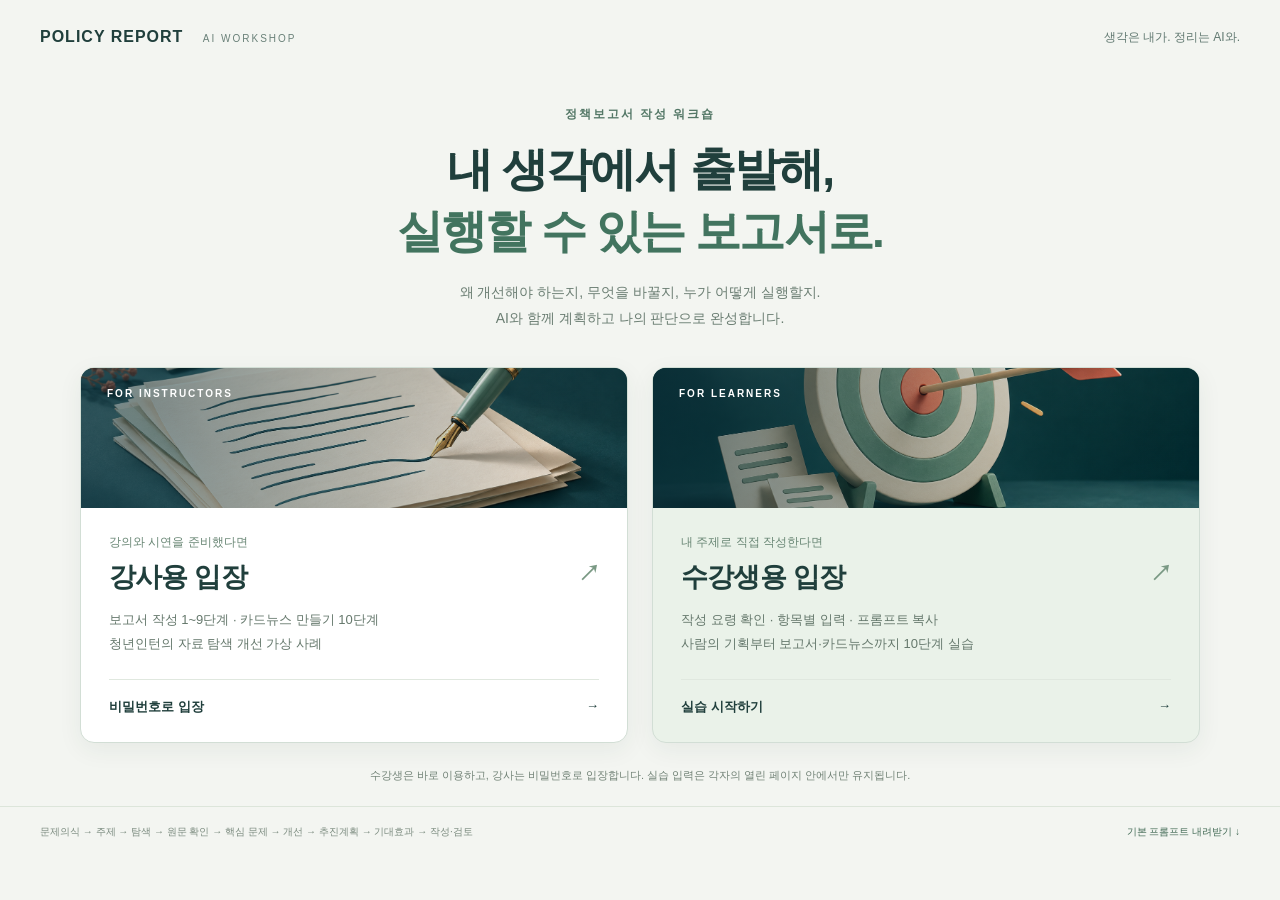
<file: index.html>
<!DOCTYPE html>
<html lang="ko">
<head>
  <meta charset="utf-8">
  <meta name="viewport" content="width=device-width, initial-scale=1">
  <meta name="theme-color" content="#123e3d">
  <meta name="description" content="AI와 함께 만드는 정책보고서. 수강생 10단계 실습과 비밀번호로 입장하는 강사용 강의·완성 예시.">
  <title>AI와 함께 만드는 정책보고서 | 입장 선택</title>
  <link rel="stylesheet" href="assets/css/entry.css">
  <script src="assets/js/entry.js" defer></script>
</head>
<body>
  <header class="entry-header"><a href="index.html" class="entry-brand">POLICY REPORT <span>AI WORKSHOP</span></a><span class="entry-label">생각은 내가. 정리는 AI와.</span></header>
  <main>
    <section class="entry-intro"><p class="eyebrow">정책보고서 작성 워크숍</p><h1>내 생각에서 출발해,<br><span>실행할 수 있는 보고서로.</span></h1><p>왜 개선해야 하는지, 무엇을 바꿀지, 누가 어떻게 실행할지.<br>AI와 함께 계획하고 나의 판단으로 완성합니다.</p></section>
    <section class="entry-roles" aria-label="강사용 또는 수강생용 선택">
      <a class="role-card instructor-card" href="instructor.html"><div class="role-visual"><img src="images/steps/step-6.webp" alt="" fetchpriority="high"><span>FOR INSTRUCTORS</span></div><div class="role-copy"><p class="role-kicker">강의와 시연을 준비했다면</p><h2>강사용 입장 <span aria-hidden="true">↗</span></h2><p>보고서 작성 1~9단계 · 카드뉴스 만들기 10단계<br>청년인턴의 자료 탐색 개선 가상 사례</p><span class="role-cta">비밀번호로 입장 <b aria-hidden="true">→</b></span></div></a>
      <a class="role-card student-card" href="practice.html"><div class="role-visual"><img src="images/steps/step-1.webp" alt="" fetchpriority="high"><span>FOR LEARNERS</span></div><div class="role-copy"><p class="role-kicker">내 주제로 직접 작성한다면</p><h2>수강생용 입장 <span aria-hidden="true">↗</span></h2><p>작성 요령 확인 · 항목별 입력 · 프롬프트 복사<br>사람의 기획부터 보고서·카드뉴스까지 10단계 실습</p><span class="role-cta">실습 시작하기 <b aria-hidden="true">→</b></span></div></a>
    </section>
    <p class="entry-footnote">수강생은 바로 이용하고, 강사는 비밀번호로 입장합니다. 실습 입력은 각자의 열린 페이지 안에서만 유지됩니다.</p>
  </main>
  <footer class="entry-footer"><span>문제의식 → 주제 → 탐색 → 원문 확인 → 핵심 문제 → 개선 → 추진계획 → 기대효과 → 작성·검토</span><a href="prompts-student.txt" download>기본 프롬프트 내려받기 ↓</a></footer>
</body>
</html>
</file>
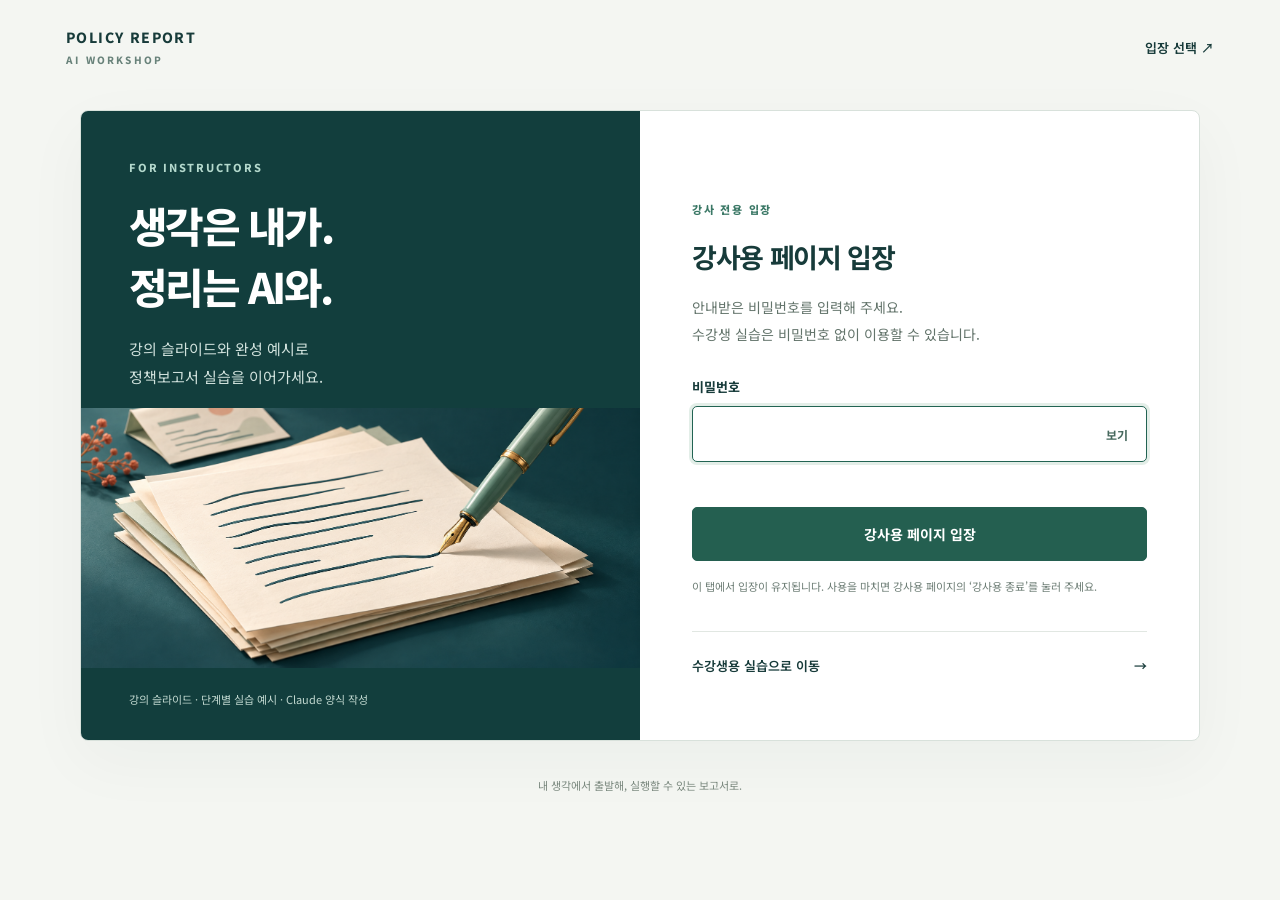
<file: instructor-login.html>
<!doctype html>
<html lang="ko">
<head>
  <meta charset="utf-8">
  <meta name="viewport" content="width=device-width, initial-scale=1">
  <meta name="theme-color" content="#123e3d">
  <meta name="robots" content="noindex">
  <title>강사용 입장 | AI와 함께 쓰는 정책보고서</title>
  <link rel="stylesheet" href="assets/css/instructor-login.css">
  <script src="assets/js/instructor-access.js?v=20261019-card-news"></script>
  <script src="assets/js/instructor-login.js" defer></script>
</head>
<body>
  <header class="login-header"><a class="login-brand" href="index.html">POLICY REPORT <span>AI WORKSHOP</span></a><a class="back-link" href="index.html">입장 선택 <span aria-hidden="true">↗</span></a></header>
  <main class="login-main">
    <section class="login-story" aria-label="강사용 안내">
      <p class="eyebrow">FOR INSTRUCTORS</p>
      <h1>생각은 내가.<br>정리는 AI와.</h1>
      <p class="story-description">강의 슬라이드와 완성 예시로<br>정책보고서 실습을 이어가세요.</p>
      <img src="images/steps/step-6.webp" alt="정책보고서 작성을 상징하는 문서 이미지" width="1200" height="800">
      <p class="story-caption">강의 슬라이드 · 단계별 실습 예시 · Claude 양식 작성</p>
    </section>
    <section class="login-panel" aria-labelledby="login-heading">
      <div class="login-copy"><p class="eyebrow">강사 전용 입장</p><h2 id="login-heading">강사용 페이지 입장</h2><p>안내받은 비밀번호를 입력해 주세요.<br>수강생 실습은 비밀번호 없이 이용할 수 있습니다.</p></div>
      <form id="instructor-login-form" class="login-form" aria-busy="false">
        <label for="instructor-password">비밀번호</label>
        <div class="password-field"><input id="instructor-password" type="password" autocomplete="current-password" required aria-describedby="login-error login-session-note" autofocus><button id="password-toggle" type="button" aria-pressed="false" aria-label="비밀번호 표시 전환">보기</button></div>
        <p id="login-error" class="login-error" role="alert" aria-live="polite"></p>
        <button id="instructor-login-submit" class="login-submit" type="submit">강사용 페이지 입장</button>
        <p id="login-session-note" class="session-note">이 탭에서 입장이 유지됩니다. 사용을 마치면 강사용 페이지의 ‘강사용 종료’를 눌러 주세요.</p>
      </form>
      <noscript><p class="login-error">강사용 입장에는 JavaScript가 필요합니다. 브라우저 설정에서 JavaScript를 켜 주세요.</p></noscript>
      <a class="student-link" href="practice.html">수강생용 실습으로 이동 <span aria-hidden="true">→</span></a>
    </section>
  </main>
  <footer class="login-footer">내 생각에서 출발해, 실행할 수 있는 보고서로.</footer>
</body>
</html>
</file>
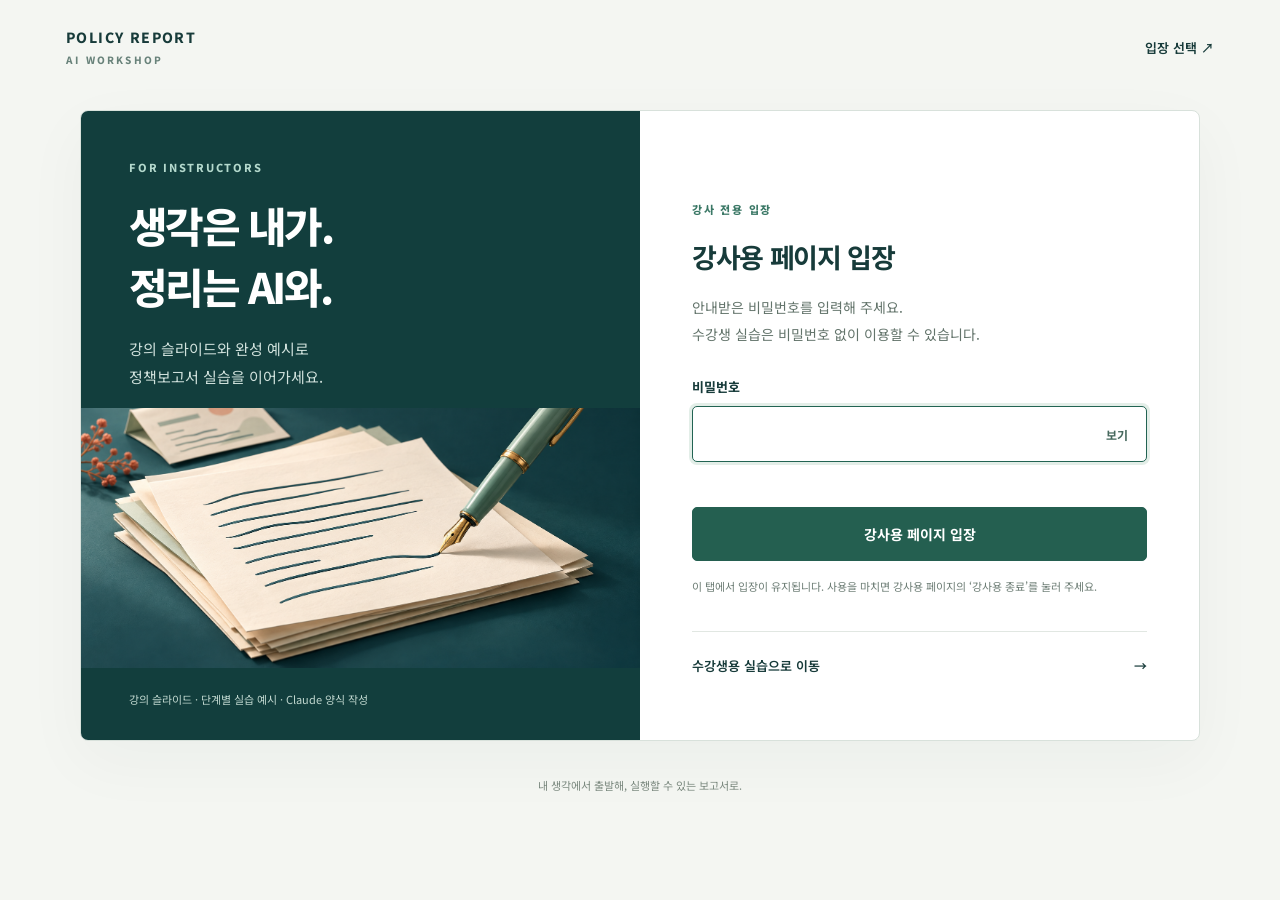
<file: instructor.html>
<!doctype html>
<html lang="ko" class="instructor-locked">
<head>
  <meta charset="utf-8">
  <meta name="viewport" content="width=device-width, initial-scale=1">
  <style>.instructor-locked body > :not(.access-noscript){display:none!important}</style>
  <script src="assets/js/instructor-access.js?v=20261019-card-news"></script>
  <meta name="description" content="사람의 판단과 선택으로 AI와 정책보고서를 작성하는 9단계 강의, 10단계 한 장 카드뉴스·포스터 만들기와 실습 예시">
  <title>강사 강의실 | AI와 함께 쓰는 정책보고서</title>
  <link rel="stylesheet" href="assets/css/lecture.css?v=20261019-original-slides">
  <script src="assets/js/slide-navigation.js?v=20261020-presenter" defer></script>
  <script src="assets/js/lecture.js?v=20261020-presenter" defer></script>
  <link rel="stylesheet" href="assets/css/card-news-lecture.css?v=20261019-card-news">
  <script src="assets/js/card-news-lecture.js?v=20261020-presenter" defer></script>
</head>
<body>
  <noscript class="access-noscript"><p>강사용 입장은 JavaScript가 필요합니다. <a href="practice.html">수강생 실습</a> 또는 <a href="index.html">입장 선택</a>으로 이동하세요.</p></noscript>
  <a class="skip-link" href="#lecture">강의 슬라이드로 바로가기</a>
  <header class="site-header">
    <a class="site-brand" href="index.html"><span class="brand-mark" aria-hidden="true">P</span><span>AI와 함께 쓰는<br><strong>정책보고서</strong></span></a>
    <nav aria-label="페이지 이동"><a href="index.html">입장 선택</a><a href="practice.html">수강생 실습 <span aria-hidden="true">↗</span></a><button id="instructor-logout" type="button" class="control-button">강사용 종료</button></nav>
  </header>

  <main class="lecture-main">
    <section class="page-intro" aria-labelledby="page-title">
      <div><p class="eyebrow">FOR INSTRUCTORS</p><h1 id="page-title">강사 강의실</h1><p class="intro-description">기존 강의 슬라이드로 핵심을 짚고,<br class="mobile-break"> 가상 사례로 선택 과정을 시연하세요.</p></div>
      <a class="button primary" href="practice.html?mode=instructor#step-1">강사용 실습 예시 열기 <span aria-hidden="true">→</span></a>
    </section>

    <section id="lecture" class="lecture-section" aria-labelledby="lecture-heading">
      <div class="section-heading"><div><p class="eyebrow">01 · MINI LECTURE</p><h2 id="lecture-heading">강의 슬라이드</h2></div><div class="resource-links"><a href="lecture.pdf?v=20261020-insert-prologue" target="_blank" rel="noopener">통합 강의 PDF <span aria-hidden="true">↗</span></a><a href="lecture.pdf?v=20261020-insert-prologue" download="정책보고서_통합_강의안.pdf">PDF 다운로드 <span aria-hidden="true">↓</span></a></div></div>
      <div id="slide-player" class="slide-player" role="region" aria-label="강의 슬라이드쇼">
        <div class="slide-topline"><span class="slide-label">LECTURE SLIDE</span><h3 id="slide-title">생성형 AI를 활용한 보고서 작성과 카드뉴스 제작</h3><span id="slide-count" aria-live="polite" aria-atomic="true">01 / 36</span></div>
        <div id="slide-stage" class="slide-stage" tabindex="0" aria-label="슬라이드 화면. 클릭·터치 또는 Space·Enter로 다음 장, 방향키와 Page Up·Down으로 이전·다음 장을 표시합니다.">
          <img id="slide-image" src="images/lecture-uploaded-01.webp" alt="1쪽. 생성형 AI를 활용한 보고서 작성과 카드뉴스 제작. 강의 표지." width="1920" height="1080" fetchpriority="high" draggable="false">
          <p id="slide-error" class="slide-error" hidden>슬라이드 이미지를 불러오지 못했습니다. <a href="lecture.pdf?v=20261020-insert-prologue" target="_blank" rel="noopener">통합 PDF를 열어주세요.</a></p>
        </div>
        <div class="player-controls">
          <div class="slide-navigation"><button id="slide-prev" type="button" class="control-button" disabled aria-label="이전 슬라이드"><span aria-hidden="true">←</span> 이전</button><button id="slide-next" type="button" class="control-button" aria-label="다음 슬라이드">다음 <span aria-hidden="true">→</span></button></div>
          <div class="playback-controls"><label for="slide-interval" class="visually-hidden">자동 재생 간격</label><select id="slide-interval" aria-label="자동 재생 간격"><option value="15">15초마다</option><option value="30" selected>30초마다</option><option value="60">60초마다</option></select><button id="slide-autoplay" type="button" class="control-button" aria-pressed="false">자동 재생</button><button id="slide-fullscreen" type="button" class="control-button" aria-pressed="false"><span aria-hidden="true">⛶</span> 전체 화면</button></div>
        </div>
        <p id="player-status" class="player-status" role="status" aria-live="polite">포인터(Page Up·Down/방향키): 이전·다음 · 화면 클릭·터치: 다음 장 · Space·Enter: 다음 장 · Home 처음 · End 마지막</p>
      </div>
      <p class="lecture-note">사용할 강의의 제목·화면·버튼·미리보기 중 한 곳을 선택하면 포인터의 이전·다음 버튼으로 해당 강의만 이동합니다. 전체 화면에서는 표시 중인 강의가 우선합니다.</p>
      <details class="slide-overview"><summary>전체 슬라이드 보기 <span>36장</span></summary><div id="slide-thumbnails" class="slide-thumbnails" role="group" aria-label="슬라이드 선택"></div></details>
      <p class="lecture-note">기존 8번째 장표 뒤에 추가 강의안 18쪽을 삽입했습니다. 기존 9번째 장표부터는 27번째로 이어지며, 전체 36장입니다. 앞서 교체한 두 장의 9단계 이미지도 유지했고, 통합 PDF에도 같은 순서와 내용을 반영했습니다.</p>
      <noscript><p class="noscript-note">슬라이드쇼를 사용하려면 JavaScript를 켜주세요. <a href="lecture.pdf?v=20261020-insert-prologue">통합 강의 PDF 열기</a>로 강의안을 볼 수 있습니다.</p></noscript>
    </section>

    <section id="cardnews-lecture" class="lecture-section cardnews-lecture-section" aria-labelledby="cardnews-heading">
      <div class="section-heading"><div><p class="eyebrow">02 · REPORT VISUALIZATION</p><h2 id="cardnews-heading">보고서를 한 장 카드뉴스·포스터로</h2></div><div class="resource-links"><a href="card-news-lecture.pdf" target="_blank" rel="noopener">강의 원문 33~39쪽 <span aria-hidden="true">↗</span></a><a href="card-news-lecture.pdf" download="보고서_시각화_강의안_33-39쪽.pdf">7쪽 PDF 다운로드 <span aria-hidden="true">↓</span></a></div></div>
      <p class="cardnews-intro">완성한 보고서에서 핵심 내용을 고르고, 구성과 표현을 선택해 한 장의 포스터로 만듭니다. 원문 강의안 33~39쪽을 그대로 보며 핵심 내용 추출 → 구성 정하기 → 이미지 생성 → 원문과 대조 순서로 진행하세요.</p>
      <div id="cardnews-player" class="slide-player" role="region" aria-label="보고서 시각화 슬라이드쇼">
        <div class="slide-topline"><span class="slide-label">REPORT VISUALIZATION</span><h3 id="cardnews-title">보고서를 이미지로 만들기</h3><span id="cardnews-count" aria-live="polite" aria-atomic="true">01 / 07</span></div>
        <div id="cardnews-stage" class="slide-stage" tabindex="0" aria-label="보고서 시각화 슬라이드 화면. 클릭·터치 또는 Space·Enter로 다음 장, 방향키와 Page Up·Down으로 이전·다음 장을 표시합니다.">
          <img id="cardnews-image" src="images/card-news-33.webp" alt="원문 33쪽. 보고서를 이미지로 만들기" width="1920" height="1080" loading="lazy" draggable="false">
          <p id="cardnews-error" class="slide-error" hidden>슬라이드 이미지를 불러오지 못했습니다. <a href="card-news-lecture.pdf" target="_blank" rel="noopener">PDF 원문을 열어주세요.</a></p>
        </div>
        <div class="player-controls">
          <div class="slide-navigation"><button id="cardnews-prev" type="button" class="control-button" disabled aria-label="이전 보고서 시각화 슬라이드"><span aria-hidden="true">←</span> 이전</button><button id="cardnews-next" type="button" class="control-button" aria-label="다음 보고서 시각화 슬라이드">다음 <span aria-hidden="true">→</span></button></div>
          <div class="playback-controls"><button id="cardnews-fullscreen" type="button" class="control-button" aria-pressed="false"><span aria-hidden="true">⛶</span> 전체 화면</button></div>
        </div>
        <p id="cardnews-status" class="player-status" role="status" aria-live="polite">포인터(Page Up·Down/방향키): 이전·다음 · 화면 클릭·터치: 다음 장 · Space·Enter: 다음 장 · Home 처음 · End 마지막</p>
      </div>
      <p class="lecture-note">사용할 강의의 제목·화면·버튼·미리보기 중 한 곳을 선택하면 포인터의 이전·다음 버튼으로 해당 강의만 이동합니다. 전체 화면에서는 표시 중인 강의가 우선합니다.</p>
      <details class="slide-overview"><summary>시각화 강의 전체 보기 <span>7장 · 원문 33~39쪽</span></summary><div id="cardnews-thumbnails" class="slide-thumbnails" role="group" aria-label="보고서 시각화 슬라이드 선택"></div></details>
      <div class="cardnews-next-step"><p class="lecture-note">10단계 · 한 장 카드뉴스·포스터 만들기. 원문 강의는 한 장의 포스터 제작을 다룹니다. 슬라이드에서 잘려 보이는 문구도 10단계의 ‘PDF 원문’ 탭에서 전체를 확인·복사할 수 있습니다. 완성 보고서의 근거와 수치를 유지하고, 이미지에 담을 핵심 내용과 표현은 사람이 선택합니다.</p><a class="button secondary" href="practice.html#step-10">10단계 · 한 장 카드뉴스·포스터 만들기 <span aria-hidden="true">→</span></a></div>
      <noscript><p class="noscript-note"><a href="card-news-lecture.pdf">보고서 시각화 PDF 열기</a>로 강의안을 볼 수 있습니다.</p></noscript>
    </section>

    <section id="example" class="example-section" aria-labelledby="example-heading">
      <div class="section-heading"><div><p class="eyebrow">03 · WORKED EXAMPLE</p><h2 id="example-heading">완성된 예시로 이어가는 실습</h2></div><span class="example-badge">교육용 가상 사례</span></div>
      <div class="case-card">
        <div class="case-intro"><p class="case-topic">실습 주제</p><h3>신규 청년인턴의<br>첫 업무자료 탐색 개선</h3><p>가상 A기관의 첫 행사 안내문 작성 상황에서 대표 폴더 지정과 권장 양식·예시 표시를 선택합니다. 원문 확인과 대안 비교, 추진계획 선택을 거쳐 양식에 맞춘 원고까지 이어갑니다.</p><div class="case-tags"><span>직접 원문 확인</span><span>대안 비교</span><span>선택과 이유</span></div></div>
        <div class="case-flow"><ol><li><span class="flow-number">1</span><div><strong>내 생각과 자료 확인</strong><p>관찰한 경험을 적고 가상자료 원문을 직접 확인합니다. 자료의 적용 범위를 함께 점검합니다.</p></div></li><li><span class="flow-number">2</span><div><strong>추천안 비교와 사용자 선택</strong><p>6단계 아이디어 공란의 5개 방안과 7단계 공란의 추진계획 2안을 비교하고 선택·수정 이유를 설명합니다.</p></div></li><li><span class="flow-number">3</span><div><strong>초안·전체 검토·최종안</strong><p>9단계에서 선택한 기획과 채택한 근거를 양식에 반영합니다. 사람의 검토·수정 선택으로 최종안을 완성합니다.</p></div></li><li><span class="flow-number">4</span><div><strong>선택 부록 · Claude 스킬 추가</strong><p>필요하면 스킬 등록과 사용 가능 범위를 확인합니다. 최신 원고와 빈 HWPX 양식으로 실제 파일 작업을 진행할 수 있는지 점검합니다.</p></div></li></ol><p class="example-note">가상 A기관과 G1~G3는 수업용 설정입니다. 입력은 수정할 수 있지만 완성 예시는 자동으로 바뀌지 않습니다. 실제 기관 조사·협의·승인·효과 검증과 구분하세요.</p><div class="case-actions"><a class="button primary" href="practice.html?mode=instructor#step-1">1단계부터 실습 예시 보기 <span aria-hidden="true">→</span></a><a class="button secondary" href="practice.html?mode=instructor&amp;process=final#step-9">최종안 예시 보기</a><a class="button secondary" href="practice.html?mode=instructor#step-10">10단계 포스터 예시 보기</a><a class="button secondary" href="practice.html?mode=instructor#appendix-skill">부록 · Claude 스킬 추가</a></div></div>
      </div>
    </section>
  </main>
  <footer class="site-footer"><p>생각은 내가. 정리는 AI와.</p><a href="index.html">입장 선택으로 돌아가기 <span aria-hidden="true">↗</span></a></footer>
</body>
</html>
</file>
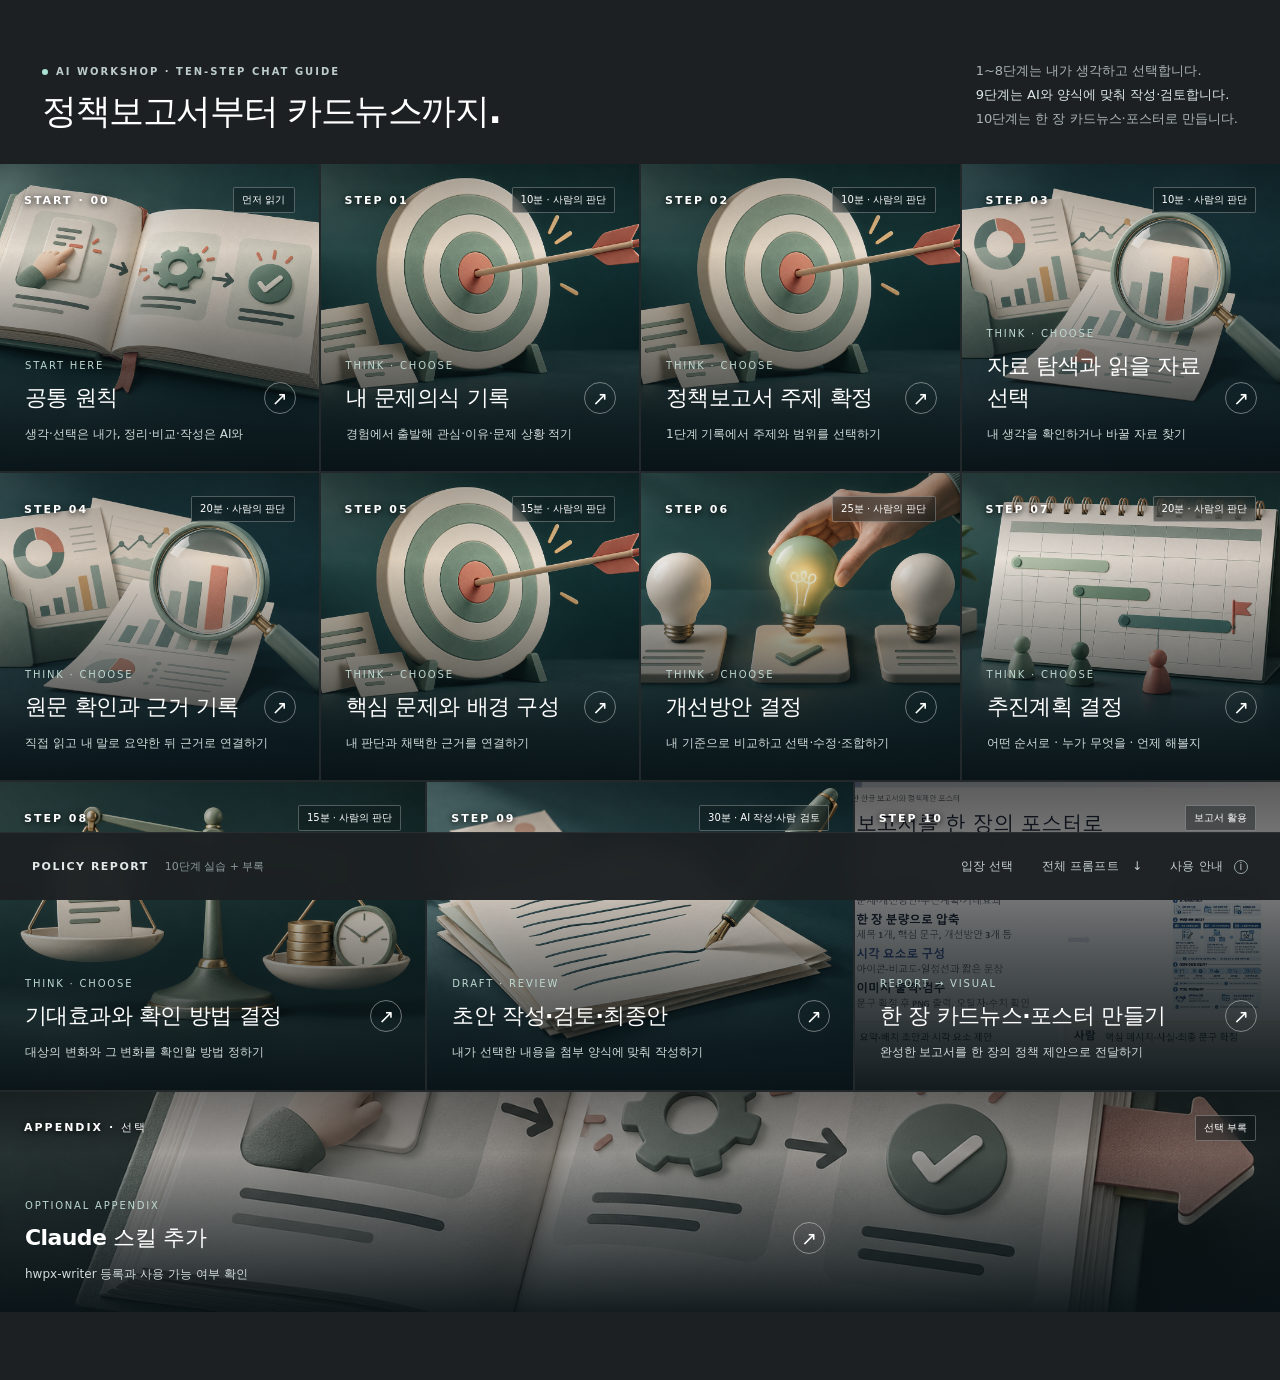
<file: practice.html>
<!DOCTYPE html>
<!-- Adapted from Multiverse by HTML5 UP | html5up.net | @ajlkn. CC BY 3.0.
     Modified for Korean policy-report prompt learning: custom accessible dialogs and copy controls. -->
<html lang="ko">
<head>
  <meta charset="utf-8">
  <meta name="viewport" content="width=device-width, initial-scale=1">
  <style>.instructor-locked body > :not(.access-noscript){display:none!important}</style>
  <script src="assets/js/instructor-access.js?v=20261019-card-news"></script>
  <meta name="theme-color" content="#1c2023">
  <meta name="description" content="정책보고서 작성 9단계와 한 장 카드뉴스·포스터 만들기 10단계 실습.">
  <title>정책보고서부터 카드뉴스까지 | 10단계 AI 실습</title>
  <link rel="stylesheet" href="assets/css/guide.css?v=20261019-card-news">
  <script src="assets/js/prompts.js?v=20261019-card-news" defer></script>
  <script src="assets/js/writing-guides.js?v=20261019-card-news" defer></script>
  <script src="assets/js/prompt-builder.js?v=20261019-card-news" defer></script>
  <script src="assets/js/instructor-data.js?v=20261019-card-news" defer></script>
  <script src="assets/js/card-news-data.js?v=20261019-card-news" defer></script>
  <script src="assets/js/skill-setup.js?v=20261019-card-news" defer></script>
  <script src="assets/js/guide.js?v=20261019-card-news" defer></script>
</head>
<body>
  <a class="skip-link" href="#main">단계 목록으로 바로가기</a>
  <div id="wrapper">
    <header class="intro">
      <div><p class="eyebrow" id="intro-eyebrow"><span class="green-dot"></span> AI WORKSHOP · TEN-STEP CHAT GUIDE</p>
      <h1 id="intro-title">정책보고서부터 <span>카드뉴스까지.</span></h1></div>
      <p class="intro-note" id="intro-note">1~8단계는 내가 생각하고 선택합니다.<br><strong>9단계는 AI와 양식에 맞춰 작성·검토합니다.</strong><br>10단계는 한 장 카드뉴스·포스터로 만듭니다.</p>
    </header>
    <aside id="instructor-banner" class="instructor-banner" hidden><div><strong>강사용 · 완성 실습 예시</strong><p id="instructor-notice"></p></div><a href="instructor.html">← 강의 슬라이드로</a></aside>
    <main id="main" class="gallery" aria-label="공통 원칙과 보고서·카드뉴스 10단계, 선택 부록"></main>
    <noscript><div class="noscript">단계별 창을 열려면 JavaScript를 켜주세요. <a href="prompts-student.txt">전체 프롬프트 읽기</a></div></noscript>
    <footer id="header" class="bottom-bar">
      <a class="brand" href="./index.html"><strong>POLICY REPORT</strong><span id="page-brand-count">10단계 실습 + 부록</span></a>
      <nav aria-label="자료 메뉴"><a href="index.html">입장 선택</a><a id="prompts-download" href="prompts-student.txt" download>전체 프롬프트 <span aria-hidden="true">↓</span></a><button type="button" id="help-button">사용 안내 <span class="info-icon" aria-hidden="true">i</span></button><button type="button" id="instructor-logout" class="instructor-only" hidden>강사용 종료</button></nav>
    </footer>
  </div>

  <dialog id="prompt-dialog" aria-labelledby="dialog-title" aria-describedby="dialog-description">
    <div class="dialog-layout">
      <div class="dialog-main">
        <header class="dialog-heading"><div class="dialog-identity"><img id="dialog-image" class="dialog-thumbnail" alt=""><div><p id="dialog-kicker" class="modal-kicker"></p><h2 id="dialog-title" tabindex="-1"></h2><p id="dialog-description" class="step-description"></p></div></div><button type="button" class="close-button" id="close-prompt" aria-label="프롬프트 창 닫기">×</button></header>
        <div class="dialog-scroll" id="dialog-scroll">
          <div class="view-tabs" id="view-tabs" role="tablist" aria-label="단계 진행 화면"></div>
          <div class="prompt-tabs process-tabs" id="prompt-tabs" role="group" aria-label="단계별 진행 과정"></div>
<nav id="lesson-materials" class="lesson-materials" aria-label="이 단계 강의 자료" hidden><span>원문 33~39쪽 · 7장</span><a href="card-news-lecture.pdf" target="_blank" rel="noopener">강의 PDF 보기 ↗</a><a href="card-news-lecture.pdf" download>강의 PDF 내려받기</a><a href="card-news-prompts.txt" download>원문 프롬프트 내려받기</a></nav>
<section id="source-panel" class="example-panel source-panel" role="tabpanel" aria-labelledby="view-source-tab" hidden>
<div class="example-toolbar"><div><h3 id="source-title" tabindex="-1">PDF 원문 프롬프트</h3><p id="source-note"></p><a id="source-pdf-link" target="_blank" rel="noopener">해당 강의 페이지 보기 ↗</a></div><button type="button" id="copy-source" class="copy-button">원문 프롬프트 복사</button></div>
<pre id="source-text" tabindex="0" aria-label="PDF에서 추출한 원문 프롬프트"></pre>
<p id="source-status" class="copy-status" role="status" aria-live="polite"></p></section>
          <section id="setup-panel" class="setup-panel" role="tabpanel" aria-labelledby="view-setup-tab" hidden>
            <div class="setup-scroll">
              <header class="setup-heading"><p class="modal-kicker">CLAUDE · SKILL SETUP</p><h3 id="setup-title" tabindex="-1"></h3><p id="setup-description"></p></header>
              <div class="setup-grid">
                <section aria-label="스킬 추가 순서"><ol id="setup-steps" class="setup-steps"></ol></section>
                <section class="setup-materials" aria-label="Claude에 입력할 내용">
                  <h4>Claude에 입력할 내용</h4>
                  <div class="setup-field"><div><strong>스킬 이름</strong><button id="copy-skill-name" type="button" class="setup-copy-small">이름 복사</button></div><p id="skill-name"></p></div>
                  <div class="setup-field"><div><strong>스킬 설명</strong><button id="copy-skill-description" type="button" class="setup-copy-small">설명 복사</button></div><p id="skill-description"></p></div>
                  <div class="setup-body-actions"><div><strong>스킬 지침 본문</strong><p>제공된 마크다운 전체를 그대로 복사합니다.</p></div><button id="copy-skill-instructions" type="button" class="copy-button">스킬 본문 전체 복사</button></div>
                  <details class="setup-original"><summary>스킬 본문 미리 보기</summary><pre id="skill-instructions" tabindex="0" aria-label="스킬 지침 원문"></pre></details>
                  <a id="download-skill-instructions" class="setup-download" download>본문 Markdown 내려받기 ↓</a>
                </section>
              </div>
              <p id="setup-note" class="setup-note"></p>
              <section class="setup-check" aria-label="등록 후 확인"><div><h4>저장한 뒤, Claude에서 확인하세요</h4><p>스킬을 켠 뒤 아래 문구로 실제 사용 가능 여부를 확인합니다.</p></div><button id="copy-skill-check" type="button" class="copy-button">등록 확인 문구 복사</button><pre id="setup-check-text" tabindex="0" aria-label="스킬 등록 확인 문구"></pre></section>
              <nav id="setup-sources" class="setup-sources" aria-label="Claude 공식 도움말"></nav>
            </div>
            <p id="setup-status" class="copy-status setup-status" role="status" aria-live="polite"></p>
          </section>
          <section class="guide-panel" id="guide-panel" role="tabpanel" aria-labelledby="view-guide-tab" hidden>
            <div class="guide-scroll" id="guide-scroll">
              <div class="guide-goal"><span class="guide-goal-icon" aria-hidden="true">◎</span><div><h3 id="guide-title" tabindex="-1">이 단계에서 할 일</h3><p id="guide-goal"></p></div></div>
              <div class="guide-grid"><section class="guide-rules-section" aria-labelledby="guide-rules-title"><h3 id="guide-rules-title">이렇게 작성하세요</h3><ol id="guide-rules" class="guide-rules"></ol></section><section class="guide-examples" aria-labelledby="guide-examples-title"><div class="guide-example-heading"><h3 id="guide-examples-title">예시로 이해하기</h3><span>교육용 예시</span></div><div id="guide-examples"></div></section></div>
              <section id="guide-output-section" class="guide-summary" aria-labelledby="guide-output-title" hidden><h3 id="guide-output-title">정리 결과</h3><p id="guide-output"></p></section>
              <section id="guide-workflow-section" class="guide-summary guide-workflow" aria-labelledby="guide-workflow-title" hidden><h3 id="guide-workflow-title">실습 진행 방법</h3><p id="guide-workflow"></p></section>
              <div class="guide-check"><h3>다음으로 가기 전 확인</h3><ul id="guide-checkpoints"></ul><p><strong>내가 결정할 것</strong> <span id="dialog-decision"></span></p></div>
            </div>
            <div class="guide-action-bar"><div class="guide-preparations"><h4>준비하면 좋은 자료·정보</h4><ul id="guide-preparation-list"></ul></div><div class="guide-start"><p>위의 탭에서 프롬프트로 바로 이동할 수도 있습니다.</p><button type="button" id="start-writing" class="generate-button">이해했어요, 입력 시작하기 <span aria-hidden="true">→</span></button></div></div>
          </section>
          <section id="example-panel" class="example-panel" role="tabpanel" aria-labelledby="view-example-tab" hidden>
            <div class="example-toolbar"><div><h3 id="example-title" tabindex="-1">강의용 작성 결과</h3><p id="example-hint">미리 준비한 교육용 예시입니다. 입력을 수정해도 이 결과는 바뀌지 않습니다.</p></div><button type="button" id="copy-example" class="copy-button">작성 결과 복사</button></div>
            <pre id="example-text" tabindex="0" aria-label="강의용 완성 결과"></pre>
            <p id="example-status" class="copy-status" role="status" aria-live="polite"></p>
          </section>
          <section class="prompt-panel" id="prompt-panel" role="tabpanel" tabindex="0" hidden>
            <div class="prompt-toolbar"><div><h3 id="prompt-title" tabindex="-1"></h3><p id="prompt-instruction"></p></div><button type="button" id="review-guide" class="review-guide">작성 요령 다시 보기 <span aria-hidden="true">↗</span></button></div>
            <div class="prompt-workspace">
              <form id="prompt-form" class="prompt-form" novalidate>
                <div class="input-scroll" id="input-scroll" tabindex="0" role="region" aria-label="사용자 입력 항목">
                  <details class="preparation-panel" id="preparation-panel">
                    <summary id="preparation-title">준비할 자료·정보</summary>
                    <ul id="preparation-list"></ul>
                    <p>필요한 자료는 진행 중인 AI 채팅에 직접 올려주세요. 이전 단계는 같은 채팅의 앞선 대화를 이어서 활용합니다.</p>
                  </details>
                  <div class="builder-heading"><h4>내 정보 입력</h4><span id="input-progress"></span></div>
                  <p class="builder-hint" id="input-help">각 항목을 입력하세요. 아직 모르면 ‘확인 필요’, 해당하지 않으면 ‘해당 없음’을 적어주세요.</p>
                  <div id="prompt-fields" class="prompt-fields"></div>
                  <button type="button" id="add-record" class="record-add" hidden>+ 자료 추가</button>
                </div>
                <div class="input-footer">
                  <div class="generate-actions"><p>입력 내용은 단계 이동 시 유지되며,<br>페이지를 새로고침하거나 닫으면 초기화됩니다.</p><button type="submit" id="generate-prompt" class="generate-button">프롬프트 생성 <span aria-hidden="true">→</span></button></div>
                  <p id="generation-status" class="generation-status" role="status" aria-live="polite"></p>
                </div>
              </form>
              <section class="prompt-output" aria-labelledby="output-title">
                <div class="output-toolbar"><div><h4 id="output-title" tabindex="-1">프롬프트</h4><p id="output-hint"></p></div><button type="button" id="copy-prompt" class="copy-button"><span aria-hidden="true">▣</span> 프롬프트 복사</button></div>
                <pre id="prompt-text" tabindex="0" aria-label="프롬프트 본문"></pre>
                <p class="copy-status" id="copy-status" role="status" aria-live="polite"></p>
              </section>
            </div>
          </section>
        </div>
        <footer class="dialog-navigation"><button type="button" id="prev-step">← 이전 단계</button><span id="step-count"></span><button type="button" id="next-step">다음 단계 →</button></footer>
      </div>
    </div>
  </dialog>

  <dialog id="help-dialog" aria-labelledby="help-title">
    <header class="help-heading"><div><p class="modal-kicker">HOW TO USE</p><h2 id="help-title">이렇게 사용하세요.</h2></div><button type="button" class="close-button" id="close-help" aria-label="사용 안내 닫기">×</button></header>
    <div class="help-content"><ol><li><strong>먼저 내 생각을 적기</strong><p>작성 요령과 예시를 읽고 내 경험·판단을 먼저 적습니다. 새 입력은 최대 3개와 선택 항목 “그 외 기타 사항”입니다. 예시는 입력 방법이며 그대로 정답으로 옮길 필요가 없습니다.</p></li><li><strong>같은 AI 채팅에서 1~10단계 이어가기</strong><p>프롬프트를 생성·복사해 같은 대화에 붙여 넣습니다. 보고서 1~9단계에는 공통 원칙과 점검 질문이, 10단계에는 과정별 확인 사항이 들어갑니다. 새 채팅에서는 최신 기획·근거 기록과 원문을 함께 전달해야 합니다.</p></li><li><strong>1단계는 경험, 2단계는 주제 선택</strong><p>관심 주제·선정 이유·직접 본 현상을 적으면 AI가 정리합니다. 2단계는 그 기록을 이어받으므로 다시 입력하지 않습니다. 주제안과 범위를 선택·수정하고 이유를 말한 뒤 명확한 주제명·설명을 남깁니다.</p></li><li><strong>3단계 추천 뒤 4단계 직접 읽기</strong><p>추천 자료는 검토 전입니다. 원문을 열고 직접 읽은 위치·자기 요약·주장과 연결을 적습니다. AI와 대조한 뒤 채택·수정·보류와 이유를 정합니다. 자료마다 같은 프롬프트를 반복하며 실제 파일은 AI 채팅에 직접 첨부합니다.</p></li><li><strong>5단계 문제·배경, 6단계 개선방안</strong><p>채택한 근거로 핵심 문제를 고릅니다. 개선 아이디어가 있으면 자신의 안을 포함해 비교하고, 없으면 첫 칸을 비워 5개를 추천받습니다. 기대하는 변화와 선택 기준은 먼저 적고, 선택·수정·조합은 직접 결정합니다.</p></li><li><strong>7단계는 순서·역할·시기</strong><p>어떤 순서로 할지, 누가 무엇을 맡으면 좋을지, 언제 준비하고 시험할지 아는 만큼만 적습니다. 모두 공란이면 같은 개선방안의 추진계획 2안, 일부 공란이면 빈 부분만 추천받습니다. AI의 제안을 고른 뒤에도 실제 담당자 협의·승인은 별도로 확인합니다.</p></li><li><strong>8단계 효과와 확인 방법</strong><p>무엇을 만들었는지와 대상에게 어떤 변화가 생겼는지를 구분합니다. 근거 없는 개선율을 정하지 않고 측정할 자료·시점·담당·한계를 검토합니다. 측정 업무를 추진계획에 연결하고 전체 점검 상태를 확인합니다.</p></li><li><strong>9단계 초안 → 사람의 검토 → 최종안</strong><p>최신 기획·채택한 근거와 실제 양식을 AI 채팅에 제공합니다. 초안에 내 판단과 다른 내용, 근거 없는 수치·원인·담당·일정이 들어갔는지 읽고 수정할 내용과 이유를 적습니다. 실제 양식 파일의 표·쪽 나눔·분량·출처도 직접 확인합니다.</p></li><li><strong>10단계 한 장 카드뉴스·포스터 만들기</strong><p>핵심 내용 추출 → 구성 정하기 → 이미지 생성 → 원문과 대조 순서로 진행합니다. 구성에서는 대상·제안·독자가 결정할 사항 3개를 적고 분위기는 기타 사항에 적습니다. 제목·문구·구성을 직접 확정한 뒤 이미지를 만들고 원본 보고서와 비교합니다. “PDF 원문” 탭에서는 강의안 36~39쪽 프롬프트를 그대로 복사할 수 있습니다.</p></li><li><strong>내 결정과 이유를 기록하기</strong><p>AI 답변을 읽고 “내 결정 기록”에서 선택·수정·조합·보류한 내용과 이유를 남깁니다. 이 문구를 같은 AI 채팅에 보내 기획 기록을 갱신합니다. AI가 추천했거나 프롬프트를 복사했다는 이유만으로 단계가 완료되는 것은 아닙니다.</p></li><li><strong>스킬 추가는 선택 부록</strong><p>Claude에 hwpx-writer 스킬을 추가하는 기존 안내는 부록에 있습니다. 이름·설명·지침을 복사해 등록한 뒤 필요한 파일과 실제 사용 가능 범위를 확인합니다. 사이트가 스킬을 설치하거나 문서를 생성하지는 않습니다.</p></li></ol><div class="help-example"><strong>내 결정 예시</strong><p>“대표 폴더 지정과 권장본 표시를 조합하겠습니다. 기존 자료를 활용해 작게 시작하고 싶기 때문입니다. 실제 권한·갱신 담당·작업시간은 확인 필요로 남깁니다.”</p></div><p class="help-small">점검 상태는 반영 / 추가 결정 필요 / 자료 확인 필요 / 해당 없음과 이유로 기록합니다. 기획에 반영했다는 것과 실제 원문 검증·기관 승인 완료는 다릅니다.</p><p class="help-small">입력은 현재 페이지 안에서만 유지되며 새로고침·닫기 시 초기화됩니다. 서버로 전송하거나 AI 답변을 직접 생성하지 않습니다. 다운로드는 입력 전 기본 템플릿입니다. 강사용 예시는 가상 A기관과 가상자료로 구성한 사전 작성 자료입니다.</p><div class="credits">Design adapted from <a href="https://html5up.net/multiverse" target="_blank" rel="noopener noreferrer">Multiverse · HTML5 UP</a> · <a href="LICENSE.txt" target="_blank" rel="noopener">CC BY 3.0</a><br>단계별 일러스트: AI 생성 이미지. 항목별 입력·프롬프트 생성·결정 기록·복사 기능을 추가했습니다.</div></div>
  </dialog>
</body>
</html>
</file>
<file: assets/css/entry.css>
@charset "UTF-8";
*{box-sizing:border-box}body{margin:0;background:#f3f5f1;color:#203f3c;font-family:"Pretendard","Noto Sans KR",-apple-system,BlinkMacSystemFont,"Segoe UI",sans-serif}a{color:inherit;text-decoration:none}a:focus-visible{outline:3px solid #a65f35;outline-offset:5px}.entry-header,.entry-footer{max-width:1280px;margin:auto;display:flex;justify-content:space-between;gap:20px;align-items:center;padding:28px 40px}.entry-brand{font-size:16px;font-weight:800;letter-spacing:1px}.entry-brand span{font-size:10px;font-weight:500;margin-left:14px;color:#698078;letter-spacing:2px}.entry-label{font-size:12px;color:#607870}main{max-width:1200px;margin:auto;padding:32px 40px 20px}.entry-intro{text-align:center;margin-bottom:36px}.eyebrow{color:#537766;font-size:12px;font-weight:700;letter-spacing:2px;margin:0 0 15px}h1{font-size:clamp(30px,3.6vw,48px);line-height:1.35;letter-spacing:-1.8px;margin:0 0 18px;font-weight:750}h1 span{color:#42745f}.entry-intro>p:last-child{font-size:14px;line-height:1.8;color:#6b7e73;margin:0}.entry-roles{display:grid;grid-template-columns:1fr 1fr;gap:24px}.role-card{border:1px solid #d2ded5;border-radius:14px;background:#fff;overflow:hidden;box-shadow:0 7px 24px #183b3010;transition:transform .18s,border-color .18s}.role-card:hover{transform:translateY(-4px);border-color:#789b85}.role-visual{height:140px;position:relative;background:#103c3d;overflow:hidden}.role-visual img{width:100%;height:100%;object-fit:cover;object-position:50% 48%}.role-visual:after{content:"";position:absolute;inset:0;background:linear-gradient(90deg,#0c303b99,transparent)}.role-visual>span{position:absolute;z-index:1;top:20px;left:26px;color:#fff;font-size:10px;font-weight:700;letter-spacing:2px}.role-copy{padding:26px 28px}.role-kicker{font-size:12px;color:#688674;margin:0 0 8px}h2{font-size:27px;letter-spacing:-.8px;margin:0;display:flex;justify-content:space-between}h2 span{font-size:22px;color:#7a9984}.role-copy>p:not(.role-kicker){font-size:13px;line-height:1.9;color:#65786c;margin:13px 0 22px}.role-cta{border-top:1px solid #e0e8df;display:flex;justify-content:space-between;padding-top:18px;font-size:13px;font-weight:700}.student-card{background:#eaf2e9}.entry-footnote{text-align:center;color:#718276;font-size:11px;line-height:1.8;margin:23px 0 0}.entry-footer{font-size:10px;color:#7a8a7e;padding-top:18px;border-top:1px solid #dce5da}.entry-footer a{white-space:nowrap;color:#426a55}@media(max-width:650px){.entry-header{padding:22px}.entry-label{display:none}.entry-brand{font-size:14px}main{padding:20px 22px}.entry-intro{margin-bottom:26px;text-align:left}h1{font-size:31px;letter-spacing:-1px}.entry-intro>p:last-child{font-size:12px}.entry-roles{grid-template-columns:1fr;gap:18px}.role-visual{height:100px}.role-copy{padding:22px}h2{font-size:24px}.role-copy>p:not(.role-kicker){margin-bottom:17px}.entry-footer{margin:0 22px;padding:20px 0;flex-direction:column;align-items:flex-start;line-height:1.9;gap:10px}.entry-footnote{text-align:left}}@media(prefers-reduced-motion:reduce){.role-card{transition:none}}
</file>
<file: assets/css/instructor-login.css>
@import url('https://fonts.googleapis.com/css2?family=Noto+Sans+KR:wght@400;500;600;700;800&display=swap');

:root{color-scheme:light;font-family:'Noto Sans KR',sans-serif;color:#173b3a;background:#f4f6f2;font-synthesis:none}
*{box-sizing:border-box}
body{margin:0;min-width:320px}
a{color:inherit;text-decoration:none}
button,input{font:inherit}
button,a,input{outline-offset:5px}
button{cursor:pointer}
button:disabled{cursor:wait;opacity:.65}
.login-header{max-width:1220px;margin:auto;min-height:94px;padding:24px 36px;display:flex;align-items:center;justify-content:space-between;gap:24px}
.login-brand{font-size:14px;letter-spacing:.1em;font-weight:800}
.login-brand span{display:block;margin-top:5px;font-size:10px;letter-spacing:.22em;color:#68827a}
.back-link{font-size:13px;font-weight:600}
.login-main{display:grid;grid-template-columns:1fr 1fr;max-width:1120px;margin:16px auto 36px;background:#fff;border:1px solid #d8e1db;box-shadow:0 20px 65px #173b3a0a;border-radius:8px;overflow:hidden}
.login-story{position:relative;background:#123e3d;color:#fff;min-height:600px;padding:48px 48px 30px;overflow:hidden}
.eyebrow{margin:0 0 20px;font-size:11px;letter-spacing:.16em;font-weight:800;color:#3b7866}
.login-story .eyebrow{color:#b4d9cd}
.login-story h1{font-size:42px;line-height:1.45;letter-spacing:-.06em;margin:0 0 18px;font-weight:800}
.story-description{font-size:15px;line-height:1.9;color:#d1e2dd;position:relative;z-index:1}
.login-story img{display:block;width:calc(100% + 96px);height:260px;object-fit:cover;margin:16px -48px 0}
.story-caption{font-size:11px;line-height:1.8;color:#c0d7cf;margin:22px 0 0}
.login-panel{padding:68px 52px 42px;display:flex;flex-direction:column;justify-content:center}
.login-copy h2{font-size:27px;letter-spacing:-.05em;margin:0 0 18px;color:#173b3a}
.login-copy p:last-child{font-size:14px;color:#63746b;line-height:1.9;margin:0 0 30px}
.login-form label{display:block;font-size:13px;font-weight:700;margin-bottom:10px}
.password-field{display:flex;align-items:center;border:1px solid #b9cdc3;border-radius:5px;overflow:hidden;background:#fff}
.password-field:focus-within{border-color:#226453;box-shadow:0 0 0 3px #e3eee8}
.password-field input{min-width:0;width:100%;height:54px;border:0;outline:0;padding:14px 15px;font-size:18px;letter-spacing:.08em;background:transparent;color:#173b3a}
.password-field button{white-space:nowrap;border:0;background:transparent;color:#47695e;font-size:12px;font-weight:700;padding:15px 18px}
.password-field:has(input[aria-invalid="true"]){border-color:#b35242}
.login-error{min-height:24px;margin:9px 0 12px;font-size:12px;line-height:1.7;color:#a53a2e}
.login-submit{width:100%;min-height:54px;background:#245f50;color:white;border:1px solid #245f50;border-radius:5px;font-size:14px;font-weight:700}
.login-submit:hover:not(:disabled){background:#194c40}
.session-note{margin:16px 0 0;font-size:11px;line-height:1.8;color:#6e7e76}
.student-link{margin-top:34px;padding-top:24px;border-top:1px solid #e1e7e2;font-size:13px;font-weight:600;display:flex;justify-content:space-between;gap:20px}
.login-footer{text-align:center;font-size:11px;color:#7b897f;padding:0 24px 28px}
@media(max-width:800px){.login-header{padding:24px;min-height:82px}.login-main{margin:0 20px 28px;grid-template-columns:1fr}.login-story{min-height:auto;padding:32px}.login-story h1{font-size:30px}.login-story img,.story-caption{display:none}.story-description{margin-bottom:0;font-size:13px}.login-panel{padding:38px 32px}.login-copy h2{font-size:24px}}
@media(max-width:420px){.login-header{padding:20px}.login-main{margin-left:12px;margin-right:12px}.login-story,.login-panel{padding:28px 24px}.login-brand{font-size:12px}.back-link{font-size:12px}}
</file>
<file: assets/css/lecture.css>
:root{color-scheme:light;--ink:#173b38;--muted:#64736b;--paper:#f5f7f3;--line:#dce4dc;--green:#225c4e;font-family:Pretendard,"Noto Sans KR","Malgun Gothic",system-ui,sans-serif;font-synthesis:none}
*{box-sizing:border-box}html{scroll-behavior:smooth}body{margin:0;background:var(--paper);color:var(--ink)}a{color:inherit;text-decoration:none}button,select{font:inherit}button,select,summary{cursor:pointer}button,a,select,summary{-webkit-tap-highlight-color:transparent}button:focus-visible,a:focus-visible,select:focus-visible,summary:focus-visible,[tabindex]:focus-visible{outline:3px solid #49a98c;outline-offset:4px}button:disabled{opacity:.36;cursor:default}[hidden]{display:none!important}.skip-link{position:fixed;top:-90px;left:16px;z-index:20;padding:14px;background:#fff;color:#163a32}.skip-link:focus{top:12px}.visually-hidden{position:absolute;width:1px;height:1px;padding:0;margin:-1px;overflow:hidden;clip:rect(0,0,0,0);white-space:nowrap;border:0}
.site-header{display:flex;justify-content:space-between;align-items:center;gap:24px;background:#123b3f;color:#eef6ef;padding:22px max(28px,calc((100vw - 1240px)/2));border-bottom:1px solid #ffffff18}.site-brand{display:flex;align-items:center;gap:12px;font-size:11px;line-height:1.6;letter-spacing:.5px}.site-brand strong{font-size:17px;letter-spacing:-.5px}.brand-mark{font-family:Georgia,serif;font-size:32px;border:1px solid #9fc7b666;width:48px;height:48px;display:grid;place-items:center;border-radius:50%;color:#d9e9d7}.site-header nav{display:flex;gap:25px;font-size:12px;color:#d0ded7}.site-header nav a{padding:10px 0}.site-header nav a:hover{color:#fff}.lecture-main{max-width:1240px;margin:auto;padding:0 28px 64px}.page-intro{display:flex;justify-content:space-between;align-items:center;gap:30px;padding:44px 0 38px}.eyebrow{margin:0 0 10px;font-size:10px;letter-spacing:2px;font-weight:750;color:#59816d}h1,h2,h3,p{overflow-wrap:break-word}h1{font-size:36px;letter-spacing:-1.5px;margin:0;font-weight:750}.intro-description{color:var(--muted);font-size:14px;line-height:1.85;margin:14px 0 0;word-break:keep-all}.mobile-break{display:none}.button{display:inline-flex;align-items:center;justify-content:center;gap:18px;border-radius:5px;min-height:47px;padding:13px 19px;font-size:13px;font-weight:650;line-height:1.6;text-align:center}.button.primary{background:var(--green);color:#fff;border:1px solid var(--green)}.button.primary:hover{background:#174a3e}.button.secondary{background:transparent;color:var(--green);border:1px solid #9cb6a4}.button.secondary:hover{background:#e8f0e7}.section-heading{display:flex;justify-content:space-between;align-items:flex-end;gap:20px;margin:0 0 19px}.section-heading .eyebrow{margin-bottom:8px}.section-heading h2{font-size:22px;letter-spacing:-.7px;margin:0;line-height:1.5}.resource-links{display:flex;gap:21px;font-size:12px;color:#546c60;padding-bottom:4px}.resource-links a:hover{text-decoration:underline;text-underline-offset:5px}
.slide-player{overflow:hidden;background:#102b2d;border:1px solid #cfdad1;border-radius:9px;box-shadow:0 9px 30px #183b3510}.slide-topline{display:flex;align-items:center;gap:16px;padding:16px 21px;background:#fff;color:#294e42;min-height:59px}.slide-label{font-size:9px;font-weight:750;letter-spacing:1.6px;color:#729080;border-right:1px solid var(--line);padding-right:16px}.slide-topline h3{font-size:13px;margin:0;line-height:1.5;font-weight:650}.slide-topline>span:last-child{margin-left:auto;font-size:12px;font-variant-numeric:tabular-nums;color:#577367;white-space:nowrap}.slide-stage{cursor:pointer;touch-action:manipulation;position:relative;background:#102b2d;display:flex;align-items:center;justify-content:center;aspect-ratio:16/9;overflow:hidden;outline-offset:-5px!important}.slide-stage img{display:block;width:100%;height:100%;object-fit:contain;user-select:none}.slide-error{position:absolute;max-width:80%;padding:20px;background:#fff;color:#173b38;font-size:14px;line-height:1.8;text-align:center;box-shadow:0 4px 20px #0003}.slide-error a{text-decoration:underline;text-underline-offset:4px}.player-controls{display:flex;justify-content:space-between;align-items:center;gap:16px;padding:14px 20px 9px;background:#fff}.slide-navigation,.playback-controls{display:flex;align-items:center;gap:8px}.control-button{border:1px solid #d4dfd7;border-radius:4px;min-height:39px;background:#fff;color:#2c5547;font-size:12px;font-weight:600;padding:9px 14px;line-height:1.6;white-space:nowrap}.control-button:hover:not(:disabled){background:#edf4ed;border-color:#93b29c}.control-button[aria-pressed=true]{background:#225c4e;border-color:#225c4e;color:#fff}.playback-controls select{min-height:39px;max-width:110px;color:#536e60;background:#f5f7f3;border:1px solid #d4dfd7;border-radius:4px;padding:8px;font-size:11px}.player-status{min-height:31px;margin:0;padding:0 21px 12px;font-size:10px;line-height:1.8;color:#728174;background:#fff}.slide-overview{margin-top:13px;border:1px solid var(--line);border-radius:6px;background:#fff;overflow:hidden}.slide-overview summary{font-size:12px;font-weight:650;padding:15px 18px;color:#3d6553}.slide-overview summary span{font-size:10px;font-weight:450;margin-left:7px;color:#789181}.slide-thumbnails{display:grid;grid-template-columns:repeat(5,minmax(0,1fr));gap:14px;padding:5px 18px 19px}.slide-thumbnail{min-width:0;text-align:left;border:2px solid transparent;border-radius:5px;padding:5px;background:#f4f6f2;color:#506c5c}.slide-thumbnail img{display:block;width:100%;aspect-ratio:16/9;object-fit:contain;background:#fff;border:1px solid #e1e7de}.slide-thumbnail span{display:block;font-size:10px;line-height:1.6;margin:7px 4px 3px;overflow-wrap:anywhere;word-break:keep-all}.slide-thumbnail[aria-pressed=true]{border-color:#3c896e;background:#e5f0e4;color:#1d5743}.slide-thumbnail:hover{background:#e9f0e6}.lecture-note{font-size:11px;color:#738276;margin:12px 1px 0;line-height:1.8;word-break:keep-all}.noscript-note{padding:18px;background:#fff;border:1px solid var(--line);line-height:1.8;font-size:13px}.noscript-note a{text-decoration:underline}
.example-section{margin-top:53px}.example-badge{font-size:10px;font-weight:650;padding:7px 11px;border:1px solid #c7d7bf;background:#edf3e8;border-radius:30px;color:#6f7b54;white-space:nowrap;margin-bottom:4px}.case-card{display:grid;grid-template-columns:minmax(0,.8fr) minmax(0,1.2fr);background:#fff;border:1px solid var(--line);border-radius:9px;overflow:hidden}.case-intro{padding:33px 34px;background:#e9f0e5;border-right:1px solid #dce4d8}.case-topic{font-size:11px;color:#66825f;margin:0 0 13px}.case-intro h3{font-size:28px;letter-spacing:-1.2px;line-height:1.5;margin:0 0 16px}.case-intro>p:last-of-type{font-size:13px;line-height:1.95;color:#657861;max-width:380px;word-break:keep-all}.case-tags{display:flex;flex-wrap:wrap;gap:7px;margin-top:24px}.case-tags span{font-size:10px;padding:6px 9px;border:1px solid #bfd0b5;border-radius:3px;color:#6a7c5d}.case-flow{padding:29px 34px}.case-flow ol{list-style:none;padding:0;margin:0;display:grid;gap:18px}.case-flow li{display:flex;align-items:flex-start;gap:14px}.flow-number{flex:0 0 28px;height:28px;display:grid;place-items:center;background:#eff3eb;border:1px solid #dbe4d5;border-radius:50%;color:#6e8963;font-size:11px;font-weight:750}.case-flow strong{display:block;font-size:13px;line-height:1.8;color:#385642}.case-flow li p{margin:3px 0 0;font-size:12px;line-height:1.75;color:#74806d;word-break:keep-all}.example-note{font-size:11px;line-height:1.85;color:#78836f;border-top:1px solid #e5eadf;margin:22px 0 18px;padding-top:15px;word-break:keep-all}.case-actions{display:flex;gap:9px;flex-wrap:wrap}.case-actions .button{font-size:12px;gap:12px;padding:11px 14px;min-height:43px}.site-footer{border-top:1px solid var(--line);max-width:1184px;margin:0 auto;padding:24px 0 30px;display:flex;justify-content:space-between;gap:20px;font-size:11px;color:#7b897a}.site-footer p{margin:0;font-weight:600}.site-footer a:hover{color:#225c4e}
.slide-player:fullscreen,.slide-player.is-expanded{width:100%;height:100dvh;border:0;border-radius:0;display:flex;flex-direction:column;background:#0d2224}.slide-player:fullscreen .slide-stage,.slide-player.is-expanded .slide-stage{aspect-ratio:auto;flex:1;min-height:0}.slide-player:fullscreen .slide-topline,.slide-player:fullscreen .player-controls,.slide-player:fullscreen .player-status,.slide-player.is-expanded .slide-topline,.slide-player.is-expanded .player-controls,.slide-player.is-expanded .player-status{flex-shrink:0}.slide-player.is-expanded{position:fixed;inset:0;z-index:1000}.expanded-player-open{overflow:hidden}.slide-player:fullscreen .slide-topline,.slide-player.is-expanded .slide-topline{background:#123b3f;color:#e7f0e7}.slide-player:fullscreen .slide-label,.slide-player.is-expanded .slide-label{color:#aac4b6;border-color:#ffffff24}.slide-player:fullscreen .slide-topline>span:last-child,.slide-player.is-expanded .slide-topline>span:last-child{color:#c0d7ca}
@media(max-width:900px){.case-card{grid-template-columns:1fr 1.2fr}.case-intro,.case-flow{padding:26px}.case-intro h3{font-size:25px}.site-footer{margin:0 28px}.slide-thumbnails{grid-template-columns:repeat(3,minmax(0,1fr))}.page-intro{gap:18px}.page-intro>.button{font-size:12px;padding:12px 14px;gap:9px}}
@media(max-width:700px){.site-header{padding:18px 20px;gap:14px}.site-header nav{gap:16px;font-size:11px}.site-brand{font-size:10px;gap:10px}.site-brand strong{font-size:14px}.brand-mark{width:39px;height:39px;font-size:26px}.lecture-main{padding:0 18px 40px}.page-intro{align-items:flex-start;flex-direction:column;padding:31px 0}.page-intro>.button{width:100%;margin-top:3px}.eyebrow{font-size:9px}h1{font-size:30px}.intro-description{font-size:12px;margin-top:11px}.mobile-break{display:block}.section-heading{align-items:flex-start;gap:15px}.section-heading h2{font-size:19px}.lecture-section>.section-heading{flex-direction:column}.resource-links{font-size:11px;gap:20px}.slide-label{display:none}.slide-topline{padding:12px 13px;min-height:47px;gap:10px}.slide-topline h3{font-size:11px}.slide-topline>span:last-child{font-size:10px}.player-controls{flex-wrap:wrap;gap:10px;padding:12px 12px 8px}.slide-navigation{width:100%;justify-content:space-between}.playback-controls{width:100%;justify-content:space-between;gap:5px}.control-button{font-size:11px;padding:8px 12px;min-height:38px}.playback-controls select{max-width:98px;font-size:10px;min-height:38px}.player-status{font-size:9px;padding:2px 13px 12px;min-height:30px}.slide-thumbnails{gap:9px;padding:0 12px 15px;grid-template-columns:repeat(2,minmax(0,1fr))}.slide-thumbnail span{font-size:9px}.lecture-note{font-size:10px}.example-section{margin-top:34px}.example-badge{font-size:9px;padding:6px 8px}.case-card{grid-template-columns:1fr}.case-intro{border-right:0;border-bottom:1px solid #dce4d8;padding:25px}.case-intro h3{font-size:25px}.case-intro>p:last-of-type{font-size:12px}.case-tags{margin-top:19px}.case-flow{padding:24px}.case-flow strong{font-size:12px}.case-flow li p{font-size:11px}.example-note{font-size:10px}.case-actions{flex-direction:column}.case-actions .button{width:100%}.site-footer{margin:0 18px;padding:21px 0 27px;font-size:10px;gap:12px}.slide-player:fullscreen .player-controls,.slide-player.is-expanded .player-controls{gap:8px}.slide-player:fullscreen .slide-navigation,.slide-player.is-expanded .slide-navigation{width:auto}.slide-player:fullscreen .playback-controls,.slide-player.is-expanded .playback-controls{width:auto;margin-left:auto}}
@media(max-width:380px){.site-header nav{gap:10px;font-size:10px}.brand-mark{display:none}.example-section>.section-heading{flex-direction:column}.case-flow,.case-intro{padding:20px}.playback-controls .control-button{padding:8px 9px}.site-footer{flex-direction:column;gap:12px}}
@media(prefers-reduced-motion:reduce){html{scroll-behavior:auto}}
</file>
<file: assets/css/card-news-lecture.css>
.cardnews-lecture-section{margin-top:53px}
.cardnews-intro{max-width:900px;margin:-2px 0 21px;font-size:13px;line-height:1.85;color:var(--muted);word-break:keep-all}
.cardnews-next-step{display:flex;justify-content:space-between;align-items:center;gap:24px;margin-top:15px}
.cardnews-next-step .lecture-note{margin:0;max-width:730px}
.cardnews-next-step .button{flex-shrink:0;font-size:12px;gap:12px}
@media(max-width:700px){.cardnews-lecture-section{margin-top:34px}.cardnews-intro{font-size:12px;margin-bottom:17px}.cardnews-next-step{align-items:stretch;flex-direction:column;gap:15px}.cardnews-next-step .button{width:100%}#cardnews-player .playback-controls{justify-content:flex-end}}
</file>
<file: assets/css/guide.css>
/* Multiverse by HTML5 UP (CC BY 3.0) adapted for policy-report teaching. */
:root{color-scheme:dark;--bg:#1c2023;--accent:#a9e1d4;--ink:#202d31;--muted:#58656b;--line:#dfe5e3;--paper:#f5f7f5;--footer:68px;font-family:Pretendard,"Noto Sans KR","Malgun Gothic",system-ui,sans-serif;font-synthesis:none}
*{box-sizing:border-box}html{scroll-behavior:smooth}body{margin:0;background:var(--bg);color:#fff;padding-bottom:var(--footer)}body.modal-open{overflow:hidden}button,a{-webkit-tap-highlight-color:transparent}button{font:inherit;cursor:pointer}a{color:inherit;text-decoration:none}button:focus-visible,a:focus-visible,[tabindex]:focus-visible{outline:3px solid #3aaf96;outline-offset:5px}button:disabled{cursor:default;opacity:.35}.skip-link{position:fixed;top:-100px;left:12px;background:#fff;color:#111;padding:14px;z-index:100}.skip-link:focus{top:12px}.intro{min-height:164px;padding:34px 42px 32px;display:flex;justify-content:space-between;align-items:flex-end;gap:30px}.eyebrow{margin:0 0 13px;font-size:10px;letter-spacing:2px;font-weight:650;display:flex;align-items:center;gap:8px;color:#bdccc9}.green-dot{width:6px;height:6px;border-radius:50%;background:var(--accent)}h1{font-size:35px;line-height:1.2;letter-spacing:-1.4px;font-weight:450;margin:0}h1 span{font-weight:750}.intro-note{font-size:13px;line-height:1.85;color:#abb4b6;margin:0 0 1px;word-break:keep-all}.intro-note strong{color:#dce8e4;font-weight:500}.gallery{display:grid;grid-template-columns:repeat(4,minmax(0,1fr));gap:2px;background:#23282b}.thumb{position:relative;min-width:0;height:clamp(265px,23vw,360px);overflow:hidden;margin:0;background:#364b4f}.thumb:nth-last-child(-n+2){grid-column:span 2;height:clamp(265px,23vw,340px)}.card-link{position:relative;display:block;width:100%;height:100%;overflow:hidden}.card-image{width:100%;height:100%;object-fit:cover;display:block;transition:transform .65s ease,filter .5s;filter:saturate(.75)}.card-link:after{content:"";position:absolute;inset:0;background:linear-gradient(180deg,rgba(0,0,0,.35),rgba(0,0,0,.06) 28%,rgba(8,17,21,.44) 56%,rgba(8,17,21,.92));pointer-events:none}.card-link:hover .card-image,.card-link:focus-visible .card-image{transform:scale(1.045);filter:saturate(1)}.card-link:focus-visible{outline-offset:-5px;outline-color:#b9fff1}.card-top{position:absolute;inset:23px 24px auto;display:flex;justify-content:space-between;align-items:center;z-index:1}.card-step{font-size:11px;font-weight:600;letter-spacing:2px;color:#fff;text-shadow:0 1px 6px #000}.prompt-count{font-size:10px;color:#fff;background:rgba(13,23,27,.4);border:1px solid #ffffff45;padding:5px 8px;border-radius:2px;backdrop-filter:blur(8px)}.card-content{position:absolute;left:25px;right:23px;bottom:27px;z-index:1}.card-subtitle{font-size:10px;letter-spacing:1.8px;font-weight:500;color:#bdd8d1;margin:0 0 11px}.card-title-row{display:flex;align-items:flex-end;justify-content:space-between;gap:8px}.card-title-row h2{font-size:22px;letter-spacing:-.6px;font-weight:650;line-height:1.45;margin:0;word-break:keep-all}.card-arrow{display:flex;align-items:center;justify-content:center;border:1px solid #ffffff66;width:32px;height:32px;flex:0 0 32px;border-radius:50%;font-size:19px;transition:background .2s,transform .2s}.card-link:hover .card-arrow{background:#ffffff22;transform:translateX(2px)}.card-description{color:#d1dbda;font-size:12px;margin:10px 0 0;line-height:1.7;word-break:keep-all}.bottom-bar{position:fixed;bottom:0;left:0;right:0;height:var(--footer);padding:0 32px;background:rgba(28,32,35,.97);backdrop-filter:blur(12px);z-index:3;display:flex;justify-content:space-between;align-items:center;gap:18px;border-top:1px solid #ffffff10}.brand{display:flex;gap:16px;align-items:center;font-size:11px;letter-spacing:1.5px}.brand strong{font-weight:600;color:#e1e9e7}.brand span{font-size:11px;color:#8d9b9e;letter-spacing:0}.bottom-bar nav{display:flex;gap:28px;align-items:center}.bottom-bar nav a,.bottom-bar button{font-size:12px;letter-spacing:.2px;background:none;border:0;color:#c5cfce;padding:12px 0}.bottom-bar a:hover,.bottom-bar button:hover{color:var(--accent)}.bottom-bar nav a span{margin-left:9px}.info-icon{display:inline-flex;width:14px;height:14px;border:1px solid #95a5a5;border-radius:50%;align-items:center;justify-content:center;font-size:10px;margin-left:7px}.noscript{padding:30px}.noscript a{text-decoration:underline}
dialog{border:0;padding:0;color:var(--ink);background:var(--paper);max-width:none;max-height:none;box-shadow:0 24px 100px #0008;color-scheme:light}dialog::backdrop{background:rgba(8,14,17,.8);backdrop-filter:blur(7px)}#prompt-dialog{width:min(1100px,calc(100vw - 56px));height:min(850px,calc(100dvh - 70px));border-radius:4px}.dialog-layout{display:grid;grid-template-columns:245px minmax(0,1fr);height:100%;overflow:hidden}.step-aside{position:relative;color:#fff;background:#123b3f;overflow:hidden}.step-aside:after{content:"";position:absolute;inset:0;background:linear-gradient(180deg,#0c212733,transparent 35%,transparent 60%,#0c2127a6)}.step-aside img{width:100%;height:100%;object-fit:contain;position:absolute}.aside-inner{position:relative;z-index:1;display:flex;flex-direction:column;height:100%;padding:36px 29px}.aside-inner .eyebrow{color:#fff}.aside-number{font-family:Georgia,serif;font-size:116px;line-height:1.1;font-weight:400;letter-spacing:-7px;opacity:.94;margin-top:28px}.aside-tagline{margin-top:auto;font-size:24px;letter-spacing:-.7px;line-height:1.65;font-weight:600}.aside-rule{width:32px;height:1px;background:#9ad0c4;margin:6px 0 18px}.aside-hint{font-size:12px;line-height:1.9;color:#cee1dc;margin:0}.dialog-main{display:flex;flex-direction:column;min-width:0;min-height:0}.dialog-heading{display:flex;justify-content:space-between;gap:20px;padding:29px 34px 22px;border-bottom:1px solid var(--line);background:#fff}.modal-kicker{margin:0 0 8px;color:#3a7e71;font-size:10px;letter-spacing:1.6px;font-weight:700}.dialog-heading h2,.help-heading h2{font-size:25px;letter-spacing:-1px;line-height:1.4;margin:0;word-break:keep-all}.close-button{border:0;background:transparent;font-size:32px;color:#6a7779;font-weight:300;line-height:1;width:40px;height:40px;flex-shrink:0;margin:-3px -10px 0 0;border-radius:50%}.close-button:hover{background:#edf2ef;color:#182e29}.dialog-scroll{padding:24px 34px 12px;overflow:auto;flex:1;min-height:0;scrollbar-width:thin;scrollbar-color:#b8c8c1 transparent}.step-description{margin:0 0 19px;line-height:1.8;font-size:13px;word-break:keep-all;color:#536461}.learning-note{border-left:2px solid #7ba99c;padding-left:15px;margin-bottom:26px}.learning-note>div+div{margin-top:9px}.learning-note span{display:block;color:#367567;font-size:10px;font-weight:750;margin-bottom:3px}.learning-note p{font-size:12px;line-height:1.7;margin:0;color:#53615e;word-break:keep-all}.prompt-tabs{display:flex;gap:5px;flex-wrap:wrap;margin-bottom:10px}.prompt-tabs:empty{display:none}.prompt-tabs button{border:1px solid #d9e2dd;border-radius:4px 4px 0 0;padding:9px 12px;font-size:11px;color:#65756f;background:transparent;line-height:1.5}.prompt-tabs button[aria-selected=true]{background:#23594e;border-color:#23594e;color:#fff}.prompt-panel{background:#fff;border:1px solid #dbe3df;border-radius:5px;overflow:hidden}.prompt-toolbar{display:flex;align-items:center;justify-content:space-between;padding:17px 19px;gap:16px;background:#fff;border-bottom:1px solid #e3e9e6}.prompt-toolbar h3{font-size:13px;margin:0 0 5px;line-height:1.5}.prompt-toolbar p{font-size:11px;margin:0;color:#5f6e65;line-height:1.6}.prompt-toolbar code{color:#226b59;font-family:inherit}.copy-button{display:inline-flex;align-items:center;gap:7px;white-space:nowrap;background:#245c50;color:#fff;font-size:12px;font-weight:600;border:0;border-radius:4px;padding:12px 13px;min-height:42px}.copy-button:hover{background:#19493e}.copy-button.copied{background:#e0f2e8;color:#205744}pre{white-space:pre-wrap;overflow-wrap:anywhere;word-break:keep-all;font-family:Pretendard,"Malgun Gothic",system-ui,sans-serif;font-size:13px;line-height:1.95;padding:20px 23px;margin:0;color:#33443f;tab-size:2;user-select:text}.copy-status{min-height:16px;font-size:11px;color:#276a56;margin:9px 0 0;line-height:1.7}.dialog-navigation{display:flex;align-items:center;justify-content:space-between;gap:10px;padding:16px 29px;border-top:1px solid var(--line);background:#fff}.dialog-navigation button{padding:9px 5px;background:none;border:0;color:#345e53;font-size:12px;font-weight:600}.dialog-navigation span{font-size:10px;letter-spacing:1px;color:#5f6e65}#help-dialog{width:min(620px,calc(100vw - 32px));max-height:calc(100dvh - 40px);border-radius:4px;overflow:auto}.help-heading{display:flex;justify-content:space-between;padding:30px 34px 23px;border-bottom:1px solid var(--line);background:#fff}.help-content{padding:15px 34px 28px}.help-content ol{padding-left:20px}.help-content li{padding-left:8px;margin:23px 0;font-size:14px}.help-content li::marker{color:#4e8b79}.help-content li p{font-size:13px;line-height:1.8;margin:7px 0;color:#61716a;word-break:keep-all}.help-example{background:#e6eeea;border-left:2px solid #679b88;padding:16px;font-size:12px;line-height:1.8}.help-example p{margin:6px 0 0}.help-example em{font-style:normal;color:#346c59}.help-small{font-size:12px;line-height:1.8;color:#5f6e65}.credits{border-top:1px solid var(--line);margin-top:22px;padding-top:18px;font-size:10px;color:#5f6e65;line-height:1.9}.credits a{text-decoration:underline;text-underline-offset:3px}
@media(min-width:1750px){.gallery{grid-template-columns:repeat(5,minmax(0,1fr))}.thumb,.thumb:nth-last-child(-n+2){grid-column:span 1;height:clamp(320px,23vw,420px)}}
@media(max-width:1099px){.gallery{grid-template-columns:repeat(2,minmax(0,1fr))}.thumb,.thumb:nth-last-child(-n+2){grid-column:span 1;height:310px}.intro{padding:29px 28px}.intro-note{max-width:240px;font-size:12px}h1{font-size:29px}.dialog-layout{grid-template-columns:190px minmax(0,1fr)}.aside-inner{padding:30px 23px}.aside-number{font-size:100px}.aside-tagline{font-size:21px}.dialog-heading{padding:24px}.dialog-scroll{padding:22px 24px 12px}.dialog-heading h2{font-size:22px}.prompt-toolbar{align-items:flex-start;gap:10px;flex-direction:column}.copy-button{align-self:flex-end}}
@media(max-width:700px){:root{--footer:62px}.intro{min-height:170px;padding:26px 23px;display:block}.eyebrow{font-size:9px;letter-spacing:1.5px}h1{font-size:28px}.intro-note{margin-top:15px;max-width:none;font-size:11px}.intro-note br{display:none}.intro-note strong{display:block}.thumb,.thumb:nth-last-child(-n+2){height:255px}.card-top{inset:18px 17px auto}.card-step{font-size:10px}.prompt-count{font-size:9px;padding:4px 6px}.card-content{left:18px;right:17px;bottom:22px}.card-title-row h2{font-size:19px}.card-description{font-size:11px}.card-subtitle{font-size:9px;margin-bottom:9px;letter-spacing:1px}.card-arrow{width:25px;height:25px;flex-basis:25px;font-size:15px}.bottom-bar{padding:0 20px}.brand{font-size:10px;letter-spacing:1px}.brand span{display:none}.bottom-bar nav{gap:18px}.bottom-bar nav a,.bottom-bar button{font-size:10px}.info-icon{display:none}#prompt-dialog{width:100vw;height:100dvh;max-width:100vw;margin:0;border-radius:0}.dialog-layout{display:block}.step-aside{display:none}.dialog-main{height:100%}.dialog-heading{padding:22px 22px 19px}.dialog-heading h2{font-size:22px}.dialog-scroll{padding:20px 20px 10px}.step-description{font-size:12px}.learning-note{margin-bottom:22px}.prompt-toolbar{padding:16px;flex-direction:row;align-items:center}.prompt-toolbar h3{font-size:12px}.prompt-toolbar p{font-size:10px}.copy-button{font-size:11px;padding:10px;gap:4px}.copy-button>span{display:none}pre{font-size:12px;padding:18px 16px;line-height:1.95}.prompt-tabs button{font-size:10px;padding:8px}.dialog-navigation{padding:12px 20px;padding-bottom:max(12px,env(safe-area-inset-bottom))}.help-heading{padding:25px}.help-content{padding:10px 25px 23px}}
@media(max-width:440px){.gallery{grid-template-columns:1fr}.thumb,.thumb:nth-last-child(-n+2){height:275px}.card-title-row h2{font-size:24px}.card-content{left:25px;right:25px;bottom:26px}.card-top{inset:24px 25px auto}.card-description{font-size:12px}.card-arrow{width:32px;height:32px;flex-basis:32px}.prompt-toolbar{flex-wrap:wrap}.copy-button{margin-left:auto}.dialog-heading h2{font-size:20px}}
@media(prefers-reduced-motion:reduce){html{scroll-behavior:auto}*,*:before,*:after{transition:none!important}}

/* 항목 입력 → 생성 → 복사 */
[hidden]{display:none!important}
.prompt-form{margin:0;background:#f6f9f7;border-bottom:1px solid var(--line)}
.input-scroll{padding:22px 23px}
.input-footer{padding:16px 23px 12px;background:#f6f9f7;border-top:1px solid var(--line)}
.builder-heading{display:flex;align-items:center;justify-content:space-between;gap:12px}
.builder-heading h4,.output-toolbar h4{margin:0;font-size:13px;line-height:1.6;color:#264e43}
.builder-heading>span{font-size:11px;color:#5c756b;white-space:nowrap}
.builder-hint{margin:8px 0 22px;font-size:12px;line-height:1.8;color:#5b6e65;word-break:keep-all}
.prompt-fields{display:grid;gap:20px}
.prompt-field{min-width:0}
.prompt-field label{display:block;margin-bottom:8px;font-size:12px;font-weight:700;color:#334f43;line-height:1.6}
.prompt-input{display:block;width:100%;max-width:100%;min-height:90px;padding:12px 14px;border:1px solid #bdcec4;border-radius:5px;background:#fff;color:#263f34;font:inherit;font-size:13px;line-height:1.8;resize:vertical}
.prompt-input::placeholder{color:#829188;font-size:12px}
.prompt-input:focus-visible{outline:3px solid #73b6a4;outline-offset:2px;border-color:#357c66}
.prompt-input[aria-invalid=true]{border-color:#b04b37;background:#fffaf8}
.field-hint,.field-error{margin:7px 0 0;font-size:11px;line-height:1.7;word-break:keep-all}
.field-hint{color:#5d7468}.field-error{color:#a33a25}
.generate-actions{display:flex;align-items:center;justify-content:space-between;gap:16px}
.generate-actions p{margin:0;font-size:10px;line-height:1.8;color:#65776d;word-break:keep-all}
.generate-button{display:inline-flex;align-items:center;justify-content:center;gap:14px;flex-shrink:0;border:0;border-radius:5px;padding:13px 18px;min-height:46px;background:#245c50;color:#fff;font-size:13px;font-weight:700}
.generate-button:hover{background:#19493e}
.generation-status{min-height:18px;margin:12px 0 0;color:#276a56;font-size:11px;line-height:1.7}
.generation-status.is-error{color:#a33a25}
.output-toolbar{display:flex;align-items:center;justify-content:space-between;gap:16px;padding:20px 23px 15px;border-bottom:1px solid #e3e9e6;background:#fff}
.output-toolbar p{margin:5px 0 0;font-size:11px;line-height:1.7;color:#5f6e65;word-break:keep-all}
.output-toolbar .copy-button{align-self:center}
.prompt-output .copy-status{margin:0;padding:10px 23px;border-top:1px solid var(--line);background:#fff}
#output-title{scroll-margin-top:18px}
@media(max-width:700px){.input-scroll{padding:20px 16px}.input-footer{padding:14px 16px 10px}.output-toolbar{padding:18px 16px}.prompt-input{font-size:16px}.prompt-input::placeholder{font-size:12px}.builder-hint{font-size:11px}}
@media(max-width:440px){.generate-actions{align-items:stretch;flex-direction:column;gap:12px}.generate-button{width:100%}.output-toolbar{align-items:flex-start;flex-direction:column;gap:12px}.output-toolbar .copy-button{align-self:flex-end}.builder-heading h4{font-size:12px}}

/* 넓은 화면: 입력과 템플릿을 나란히 보며 각각 스크롤합니다. */
@media(min-width:900px){
  #prompt-dialog{width:min(1680px,calc(100vw - 48px));height:min(980px,calc(100dvh - 40px))}
  .dialog-layout{grid-template-columns:180px minmax(0,1fr)}
  .aside-inner{padding:28px 22px}.aside-number{font-size:92px}.aside-tagline{font-size:21px}
  .dialog-heading{padding:20px 26px 18px;flex-shrink:0}
  .dialog-heading h2{font-size:24px}.modal-kicker{margin-bottom:6px}
  .dialog-scroll{display:flex;flex-direction:column;gap:0;padding:16px 22px;overflow:hidden;min-height:0;min-width:0}
  .step-description{margin-bottom:10px;font-size:12px;flex-shrink:0}
  .learning-note{display:grid;grid-template-columns:1fr 1fr;gap:20px;margin-bottom:14px;padding-left:12px;flex-shrink:0}
  .learning-note>div+div{margin-top:0}
  .learning-note p{font-size:11px;line-height:1.65}
  .prompt-tabs{flex-shrink:0;margin-bottom:8px}
  .prompt-panel{display:flex;flex-direction:column;flex:1;min-height:0;min-width:0}
  .prompt-toolbar{flex-shrink:0;padding:13px 18px}
  .prompt-workspace{display:grid;grid-template-columns:minmax(0,1fr) minmax(0,1fr);flex:1;min-height:0;min-width:0;overflow:hidden}
  .prompt-panel.is-readonly .prompt-workspace{grid-template-columns:minmax(0,1fr)}
  .prompt-form{display:flex;flex-direction:column;min-width:0;min-height:0;overflow:hidden;border-bottom:0;border-right:1px solid var(--line)}
  .input-scroll{flex:1;min-height:0;overflow:auto;padding:20px;scrollbar-width:thin;scrollbar-color:#b8c8c1 transparent;overscroll-behavior:contain}
  .input-footer{flex-shrink:0;padding:14px 20px 10px}
  .builder-hint{font-size:11px;margin:8px 0 18px}
  .prompt-fields{gap:18px}
  .prompt-input{min-height:90px}
  .generate-actions{gap:10px;flex-wrap:wrap}
  .generate-actions p{flex:1 1 170px}
  .generate-button{padding:12px 15px}
  .generation-status{margin-top:8px}
  .prompt-output{display:flex;flex-direction:column;min-width:0;min-height:0;overflow:hidden}
  .output-toolbar{flex-shrink:0;padding:16px 20px;align-items:flex-start;gap:12px}
  .output-toolbar .copy-button{flex-shrink:0;align-self:flex-start}
  .output-toolbar p{font-size:11px}
  #prompt-text{flex:1;min-height:0;overflow:auto;padding:20px;scrollbar-width:thin;scrollbar-color:#b8c8c1 transparent;overscroll-behavior:contain}
  .prompt-output .copy-status{flex-shrink:0;padding:9px 20px;min-height:34px}
  .dialog-navigation{flex-shrink:0;padding:12px 24px}
}
@media(max-width:1399px){
  #prompt-dialog .step-aside{display:none}
  #prompt-dialog .dialog-layout{grid-template-columns:minmax(0,1fr)}
}
/* 높이가 낮아도 두 작업 영역과 버튼이 눌려 사라지지 않게 합니다. */
@media(min-width:900px) and (max-height:740px){
  .dialog-scroll{overflow:auto}
  .prompt-panel{flex:1 0 380px;min-height:380px}
}

/* 공통 원칙 + 정규 9단계 + 선택 부록. */
@media(min-width:1100px){
  .gallery{grid-template-columns:repeat(12,minmax(0,1fr))}
  .gallery .thumb{grid-column:span 3;height:clamp(290px,24vw,390px)}
  .gallery .thumb:nth-child(n+5){grid-column:span 3}
}
@media(min-width:441px) and (max-width:1099px){
  .gallery .thumb:first-child .card-image{object-position:center 44%}
}
.preparation-panel{border:1px solid #d2dfd8;border-radius:5px;background:#edf3ed;margin-bottom:20px;font-size:12px;color:#425e53}
.preparation-panel summary{padding:13px 15px;cursor:pointer;color:#285a49;font-weight:650;line-height:1.6}
.preparation-panel summary:focus-visible{outline:3px solid #3aaf96;outline-offset:2px}
.preparation-panel ul{padding:0 18px 0 32px;margin:0 0 12px;line-height:1.8;word-break:keep-all}
.preparation-panel li+li{margin-top:7px}
.preparation-panel p{padding:0 15px 14px;margin:0;font-size:11px;line-height:1.7;color:#65776e}

/* 직접 조사한 자료를 원문 정보와 해석별로 묶어 입력합니다. */
.research-record{min-width:0;margin:0;padding:15px;border:1px solid #c7d8ce;border-radius:7px;background:#eef4ef;display:grid;gap:18px}
.research-record legend{padding:0 7px;font-size:13px;font-weight:750;color:#285b49}
.record-remove{justify-self:end;border:1px solid #bbcfc3;border-radius:4px;background:#fff;padding:7px 10px;color:#596d62;font-size:11px}
.record-remove:hover:not(:disabled){border-color:#a66755;color:#94422d;background:#fff8f4}
.record-add{width:100%;margin-top:18px;border:1px dashed #6d9d88;border-radius:5px;background:#e7f1e9;padding:13px;color:#285b49;font-size:13px;font-weight:700}
.record-add:hover{background:#dcece0}
.field-section-title{margin:0;font-size:13px;font-weight:750;color:#285b49;border-bottom:1px solid #d2dfd7;padding-bottom:10px}
@media(max-width:700px){.research-record{padding:12px;gap:17px}}

/* 작성 요령을 읽고 입력으로 이동하는 두 화면 구성. */
#prompt-dialog{width:min(1720px,calc(100vw - 40px));height:min(1040px,calc(100dvh - 32px));border-radius:9px}
#prompt-dialog .dialog-layout{display:block;height:100%}
.dialog-main{height:100%}
.dialog-heading{padding:23px 28px 19px;border-bottom:0;flex-shrink:0}
.dialog-identity{display:flex;align-items:center;gap:20px;min-width:0}
.dialog-thumbnail{width:76px;height:76px;object-fit:cover;border-radius:6px;flex-shrink:0}
.dialog-heading h2{font-size:25px;letter-spacing:-.7px}
.dialog-heading .step-description{font-size:12px;margin:6px 0 0;line-height:1.7}
.dialog-scroll{display:flex;flex-direction:column;gap:12px;padding:0 28px 18px;overflow:hidden;min-height:0;min-width:0}
.view-tabs{display:flex;gap:7px;flex-shrink:0;border-bottom:1px solid var(--line);padding-top:2px;background:#fff;margin:0 -28px;padding-left:28px;padding-right:28px}
.view-tabs button{min-width:140px;padding:13px 22px;border:1px solid #d9e2dd;border-bottom:0;border-radius:6px 6px 0 0;background:#f6f8f6;color:#61716b;font-size:13px;font-weight:650;line-height:1.6}
.view-tabs button[aria-selected=true]{background:#245c50;color:#fff;border-color:#245c50}
.view-tabs button:hover:not([aria-selected=true]){background:#e9f0ec;color:#234c40}
.process-tabs{gap:8px;margin:0;flex-shrink:0}
.process-tabs button{border-radius:20px;padding:8px 14px;background:#fff;font-size:12px}
.process-tabs button[aria-pressed=true]{background:#dfeee7;border-color:#75a18e;color:#204f41;font-weight:700}
.guide-panel{display:flex;flex-direction:column;flex:1;min-height:0;min-width:0;background:#fff;border:1px solid var(--line);border-radius:7px;overflow:hidden}
.guide-scroll{flex:1;min-height:0;overflow:auto;padding:22px 25px;scrollbar-width:thin;scrollbar-color:#b8c8c1 transparent;overscroll-behavior:contain}
.guide-goal{display:flex;gap:15px;align-items:center;padding:17px 20px;border:1px solid #cfe0d7;border-radius:6px;background:#eff6f2;margin-bottom:24px}
.guide-goal-icon{font-size:32px;color:#285e51;line-height:1}
.guide-goal h3{margin:0 0 5px;font-size:13px;color:#28594d}
.guide-goal p{margin:0;font-size:15px;line-height:1.75;word-break:keep-all;color:#35564b}
.guide-grid{display:grid;grid-template-columns:minmax(0,1.1fr) minmax(0,1fr);gap:32px}
.guide-rules-section>h3,.guide-example-heading h3{margin:0;font-size:20px;letter-spacing:-.5px;color:#183c3f}
.guide-rules{list-style:none;margin:14px 0 0;padding:0}
.guide-rules li{display:flex;gap:16px;padding:17px 0;min-width:0}
.guide-rules li+li{border-top:1px solid #e1e9e4}
.guide-rule-number{display:flex;align-items:center;justify-content:center;flex:0 0 42px;height:42px;border-radius:50%;background:#e7f1eb;color:#285b4e;font-size:15px;font-weight:750;letter-spacing:1px}
.guide-rules h4,.guide-example h4{font-size:15px;line-height:1.6;margin:0 0 5px;color:#25483f;word-break:keep-all}
.guide-rules p{font-size:13px;line-height:1.85;margin:0 0 9px;color:#56675e;word-break:keep-all}
.guide-field-tag{display:inline-block;font-size:11px;line-height:1.6;background:#edf4ef;color:#386452;padding:4px 10px;border-radius:12px;word-break:keep-all}
.guide-examples{background:#f0f6f2;border:1px solid #d5e3da;border-radius:7px;padding:21px 23px;min-width:0}
.guide-example-heading{display:flex;gap:12px;align-items:center;justify-content:space-between;margin-bottom:15px}
.guide-example-heading>span{flex-shrink:0;border-radius:15px;padding:5px 10px;font-size:10px;font-weight:650;color:#3b6a59;background:#dfede5}
.guide-example+.guide-example{margin-top:18px;padding-top:15px;border-top:1px solid #dae6de}
.guide-example dl{display:grid;grid-template-columns:minmax(75px,.35fr) minmax(0,1fr);gap:8px 12px;margin:9px 0 0;font-size:12px;line-height:1.8}
.guide-example dt{margin:0;color:#426a59;font-weight:650;word-break:keep-all}
.guide-example dd{margin:0;color:#3b5146;word-break:keep-all;overflow-wrap:anywhere}
.guide-check{margin-top:22px;padding-top:16px;border-top:1px solid var(--line);font-size:12px;line-height:1.8;color:#586d61}
.guide-check h3{font-size:12px;margin:0 0 7px;color:#355d4d}
.guide-check ul{display:flex;flex-wrap:wrap;gap:5px 24px;padding:0;list-style:none;margin:0}
.guide-check li:before{content:'✓';color:#3d8065;margin-right:7px;font-weight:700}
.guide-check p{margin:10px 0 0;font-size:11px}.guide-check strong{margin-right:7px;color:#35634f}
.guide-action-bar{display:flex;align-items:center;justify-content:space-between;gap:24px;flex-shrink:0;padding:16px 25px;border-top:1px solid #d9e5dd;background:#f6f9f7}
.guide-preparations{min-width:0;max-width:1050px}
.guide-preparations h4{margin:0 0 5px;font-size:12px;color:#365b4c}
.guide-preparations ul{margin:0;padding-left:16px;font-size:10px;color:#607568;line-height:1.8;word-break:keep-all}
.guide-start{flex-shrink:0;text-align:right}
.guide-start p{margin:0 0 9px;font-size:10px;color:#75867b;line-height:1.7}
.review-guide{background:#fff;border:1px solid #bbd2c3;color:#32624d;border-radius:5px;padding:9px 12px;flex-shrink:0;font-size:11px;line-height:1.5;white-space:nowrap}
.review-guide:hover{background:#e9f3ec}
.prompt-panel{flex:1;min-height:0;display:flex;flex-direction:column}
.prompt-toolbar{flex-direction:row;align-items:center;padding:12px 18px;background:#eff5f0;flex-shrink:0}
.prompt-toolbar h3{font-size:12px}
.prompt-workspace{flex:1;min-height:0;min-width:0}
.builder-heading h4,.output-toolbar h4{font-size:15px}
.prompt-fields{gap:21px}
.field-hint{font-size:11px;color:#687b6e}
.generation-status:empty,.copy-status:empty{display:none}
.dialog-navigation{flex-shrink:0;padding:10px 28px}
@media(min-width:1250px){
  .prompt-field{display:grid;grid-template-columns:minmax(170px,.8fr) minmax(0,1.4fr);column-gap:18px;align-content:start}
  .prompt-field label{grid-column:1;grid-row:1;margin:3px 0 4px;word-break:keep-all}
  .prompt-field .field-hint{grid-column:1;grid-row:2;margin:0}
  .prompt-field .prompt-input{grid-column:2;grid-row:1 / span 3;min-height:88px}
  .prompt-field .field-error{grid-column:2;grid-row:4}
  .research-record .prompt-field{display:block}
  .research-record .field-hint{margin-top:6px}
}
@media(min-width:900px) and (max-height:740px){
  .dialog-heading{padding:12px 24px}.dialog-thumbnail{width:50px;height:50px}
  .dialog-heading h2{font-size:21px}.dialog-heading .step-description{font-size:11px;margin-top:2px}
  .dialog-scroll{overflow:hidden}.prompt-panel{flex:1;min-height:0}
  .view-tabs button{padding:8px 20px}.guide-action-bar{padding:10px 18px}
  .guide-preparations ul{max-height:70px;overflow:auto}
  .dialog-navigation{padding:6px 24px}
}
@media(max-width:899px){
  #prompt-dialog{width:calc(100vw - 24px);height:calc(100dvh - 24px)}
  .dialog-heading{padding:20px}.dialog-thumbnail{width:60px;height:60px}.dialog-identity{gap:14px}
  .dialog-heading h2{font-size:22px}
  .dialog-scroll{padding:0 20px 15px;overflow:auto;display:block}
  .view-tabs{margin:0 -20px 14px;padding:0 20px;position:sticky;top:0;z-index:2}
  .view-tabs button{min-width:0;flex:1;padding:11px 9px;font-size:12px}
  .process-tabs{margin-bottom:14px}.guide-panel{overflow:visible;display:block}
  .guide-scroll{padding:20px;overflow:visible}.guide-grid{grid-template-columns:1fr;gap:20px}
  .guide-action-bar{flex-direction:column;align-items:stretch;gap:14px;padding:20px}
  .guide-start{text-align:left}.guide-start .generate-button{width:100%}
  .guide-check ul{display:block}.guide-check li+li{margin-top:6px}
  .prompt-panel{display:block}.prompt-toolbar{gap:12px;flex-wrap:wrap}
  .prompt-workspace{display:block}.prompt-output{border-top:1px solid var(--line)}
  .prompt-output pre{max-height:65dvh;overflow:auto}
  .guide-rules-section>h3,.guide-example-heading h3{font-size:18px}
  .guide-preparations ul{font-size:11px}
}
@media(max-width:600px){
  #prompt-dialog{width:100vw;height:100dvh;margin:0;border-radius:0}
  .dialog-heading{padding:16px}.dialog-thumbnail{width:48px;height:48px}
  .dialog-heading h2{font-size:19px}.dialog-heading .step-description{font-size:11px;line-height:1.5}
  .dialog-scroll{padding:0 12px 12px}.view-tabs{margin:0 -12px 12px;padding:0 12px;gap:4px}
  .view-tabs button{font-size:11px;padding:10px 6px}.process-tabs button{font-size:10px;padding:8px 10px}
  .guide-scroll{padding:16px}.guide-goal{padding:13px;margin-bottom:19px;gap:10px}
  .guide-goal p{font-size:13px}.guide-goal-icon{font-size:25px}
  .guide-rules li{gap:12px}.guide-rule-number{flex-basis:32px;height:32px;font-size:12px}
  .guide-rules h4{font-size:14px}.guide-rules p{font-size:12px}
  .guide-examples{padding:16px}.guide-example dl{grid-template-columns:1fr;gap:3px}
  .guide-example dd+dt{margin-top:8px}.guide-action-bar{padding:16px}
  .review-guide{font-size:10px;padding:8px 10px;margin-left:auto}
  .dialog-navigation{padding:9px 16px;padding-bottom:max(9px,env(safe-area-inset-bottom))}
}

/* 강사용 예시: 수강생의 빈 입력과 분리하여 제공합니다. */
.instructor-banner{background:#e8f0d9;color:#3e5635;padding:18px 32px;display:flex;justify-content:space-between;gap:24px;align-items:center;border-top:1px solid #c5d5b9}.instructor-banner strong{font-size:14px}.instructor-banner p{max-width:1000px;font-size:12px;line-height:1.7;margin:6px 0 0}.instructor-banner a{flex-shrink:0;font-size:12px;font-weight:700;border:1px solid #9fb58c;border-radius:4px;padding:10px 14px}.example-panel{display:flex;flex:1;min-height:0;min-width:0;flex-direction:column;border:1px solid var(--line);border-radius:7px;overflow:hidden;background:#fff}.example-toolbar{padding:17px 22px;display:flex;justify-content:space-between;align-items:center;gap:15px;background:#edf4ec;border-bottom:1px solid var(--line);flex-shrink:0}.example-toolbar h3{font-size:16px;color:#285b49;margin:0 0 6px}.example-toolbar p{font-size:11px;color:#657967;margin:0;line-height:1.7}.example-toolbar button{flex-shrink:0}#example-text{font-family:inherit;white-space:pre-wrap;overflow-wrap:anywhere;line-height:1.9;font-size:14px;padding:24px 30px;margin:0;overflow:auto;min-height:0;flex:1;color:#31483f;scrollbar-width:thin}#example-status{padding:10px 24px;margin:0}.example-panel[hidden],.instructor-banner[hidden]{display:none}@media(max-width:899px){.example-panel{min-height:450px;max-height:80dvh}.instructor-banner{padding:16px 20px;align-items:flex-start;flex-direction:column;gap:12px}}@media(max-width:600px){.example-toolbar{padding:15px;align-items:flex-start;flex-direction:column;gap:10px}#example-text{padding:18px;font-size:12px}.view-tabs button{min-width:0;word-break:keep-all}.instructor-banner p{font-size:11px}.bottom-bar nav{gap:12px}.bottom-bar .brand span{display:none}}

/* 긴 단계 이름은 작은 카드와 대화상자에서도 줄바꿈합니다. */
.card-title-row h2,.dialog-heading h2{overflow-wrap:anywhere}

/* Claude 스킬 직접 입력 안내 */
.setup-panel{display:flex;flex:1;min-height:0;min-width:0;flex-direction:column;border:1px solid var(--line);border-radius:7px;background:#fff;overflow:hidden;color:#31483f}
.setup-panel[hidden]{display:none}
.setup-scroll{overflow:auto;min-height:0;padding:28px 30px;scrollbar-width:thin}
.setup-heading{padding:0 0 22px;border-bottom:1px solid var(--line)}
.setup-heading h3{font-size:22px;margin:0 0 10px;letter-spacing:-.5px;color:#204d45}
.setup-heading p:last-child{font-size:13px;line-height:1.8;margin:0;color:#60756c}
.setup-grid{display:grid;grid-template-columns:minmax(0,1fr) minmax(0,1fr);gap:32px;margin:26px 0}
.setup-steps{list-style:none;margin:0;padding:0;display:grid;gap:23px}
.setup-steps li{display:flex;align-items:flex-start;gap:15px}
.setup-number{display:flex;align-items:center;justify-content:center;flex:0 0 36px;height:36px;background:#e8f1eb;border-radius:50%;font-size:13px;font-weight:750;color:#286454}
.setup-steps h4,.setup-materials h4,.setup-check h4{font-size:15px;margin:2px 0 8px;color:#285b49;line-height:1.6}
.setup-steps p{font-size:12px;line-height:1.9;margin:0;word-break:keep-all}
.setup-materials{min-width:0;background:#f3f7f3;border:1px solid #d6e2d9;border-radius:7px;padding:22px}
.setup-field{padding:14px 0;border-bottom:1px solid #dbe5de}
.setup-field>div{display:flex;align-items:center;justify-content:space-between;gap:12px}
.setup-field strong,.setup-body-actions strong{font-size:12px;color:#315c4e}
.setup-field p{font-size:13px;line-height:1.8;margin:9px 0 0;overflow-wrap:anywhere}
#skill-name{font-weight:750;font-size:18px;letter-spacing:.3px}
.setup-copy-small{background:white;border:1px solid #bdcfc4;padding:6px 11px;border-radius:4px;font-size:11px;color:#285b49;white-space:nowrap}
.setup-body-actions{display:flex;flex-wrap:wrap;align-items:center;justify-content:space-between;gap:14px;padding:18px 0}
.setup-body-actions p{font-size:11px;margin:7px 0 0;line-height:1.7;color:#63786c}
.setup-body-actions .copy-button{margin-left:0;align-self:auto}
.setup-original{font-size:12px;line-height:1.8;border-top:1px solid #dbe5de;padding-top:12px}
.setup-original summary{cursor:pointer;font-weight:650;color:#315c4e}
#skill-instructions{max-height:380px;overflow:auto;white-space:pre-wrap;overflow-wrap:anywhere;font-family:inherit;font-size:11px;line-height:1.8;padding:16px;background:#fff;border:1px solid #dbe5de;border-radius:4px}
.setup-download{display:inline-block;margin-top:15px;font-size:11px;font-weight:650;color:#286454;text-decoration:underline;text-underline-offset:3px}
.setup-note{padding:15px 18px;background:#faf7ee;border:1px solid #e8dfc9;border-radius:5px;color:#706044;font-size:11px;line-height:1.9;margin:0 0 22px}
.setup-check{display:flex;flex-wrap:wrap;justify-content:space-between;align-items:center;gap:14px}
.setup-check p{font-size:12px;line-height:1.7;color:#63786c;margin:0}
.setup-check pre{flex:1 0 100%;font-family:inherit;white-space:pre-wrap;overflow-wrap:anywhere;background:#f4f7f4;border:1px solid #dbe5de;border-radius:5px;padding:18px;font-size:12px;line-height:1.85;margin:0}
.setup-sources{display:flex;flex-wrap:wrap;gap:10px 20px;margin-top:22px;font-size:11px;color:#627c70}
.setup-sources a{text-decoration:underline;text-underline-offset:3px}
.setup-status{flex-shrink:0;min-height:35px;padding:9px 24px;border-top:1px solid var(--line);margin:0;background:#f4f7f3;font-size:12px}
@media(max-width:899px){.setup-panel{min-height:440px;max-height:80dvh}.setup-scroll{padding:20px}.setup-grid{grid-template-columns:1fr;gap:25px}.setup-heading h3{font-size:20px}.setup-materials{padding:18px}}

/* 선택 부록을 정규 수업과 구분합니다. */
.gallery .thumb.appendix-card{grid-column:1 / -1;height:220px}
.appendix-card .card-image{object-position:center 42%;filter:saturate(.35) brightness(.7)}
.appendix-card .card-content{max-width:800px}
@media(min-width:1100px){.gallery .thumb:nth-child(9),.gallery .thumb:nth-child(10){grid-column:span 6}.gallery .thumb.appendix-card{grid-column:1 / -1;height:220px}}

/* 보고서 활용 10단계와 PDF 원문 프롬프트 */
.lesson-materials{display:flex;align-items:center;gap:10px 18px;flex-wrap:wrap;flex-shrink:0;padding:10px 14px;background:#edf3ef;border:1px solid #d4e2db;border-radius:5px;font-size:11px;color:#3f6657}
.lesson-materials[hidden]{display:none}.lesson-materials span{font-weight:700}.lesson-materials a,#source-pdf-link{text-decoration:underline;text-underline-offset:3px}
#source-pdf-link{display:inline-block;font-size:12px;margin-top:7px;color:#285b49}
#source-text{font-family:inherit;white-space:pre-wrap;overflow-wrap:anywhere;font-size:14px;line-height:1.9;padding:24px 30px;overflow:auto;min-height:0;flex:1;color:#31483f}
#source-status{padding:10px 24px;margin:0}
@media(min-width:1100px){.gallery .thumb:nth-child(9),.gallery .thumb:nth-child(10),.gallery .thumb:nth-child(11){grid-column:span 4}}
@media(min-width:441px) and (max-width:1099px){.gallery .thumb:nth-child(11){grid-column:1 / -1}}
@media(max-width:600px){#source-text{padding:18px;font-size:12px}.lesson-materials{font-size:10px;gap:8px 12px;margin-bottom:12px}.view-tabs{overflow-x:auto}.view-tabs button{flex-shrink:0}}

.card-link[href="#step-10"] .card-image{filter:brightness(.55) saturate(.6)}

/* 보고서 작성 기준과 실습 진행 방법을 구분합니다. */
.guide-summary{margin-top:22px;padding:20px 24px;border:1px solid #dce7df;border-radius:16px;background:#f6faf7}
.guide-summary h3{margin:0 0 8px;font-size:16px;color:#25483f}
.guide-summary p{margin:0;font-size:13px;line-height:1.85;color:#56675e;overflow-wrap:anywhere}
.guide-workflow{background:#fff;border-style:dashed}
.guide-summary[hidden]{display:none}
@media(max-width:736px){.guide-summary{padding:17px 18px}}
</file>
